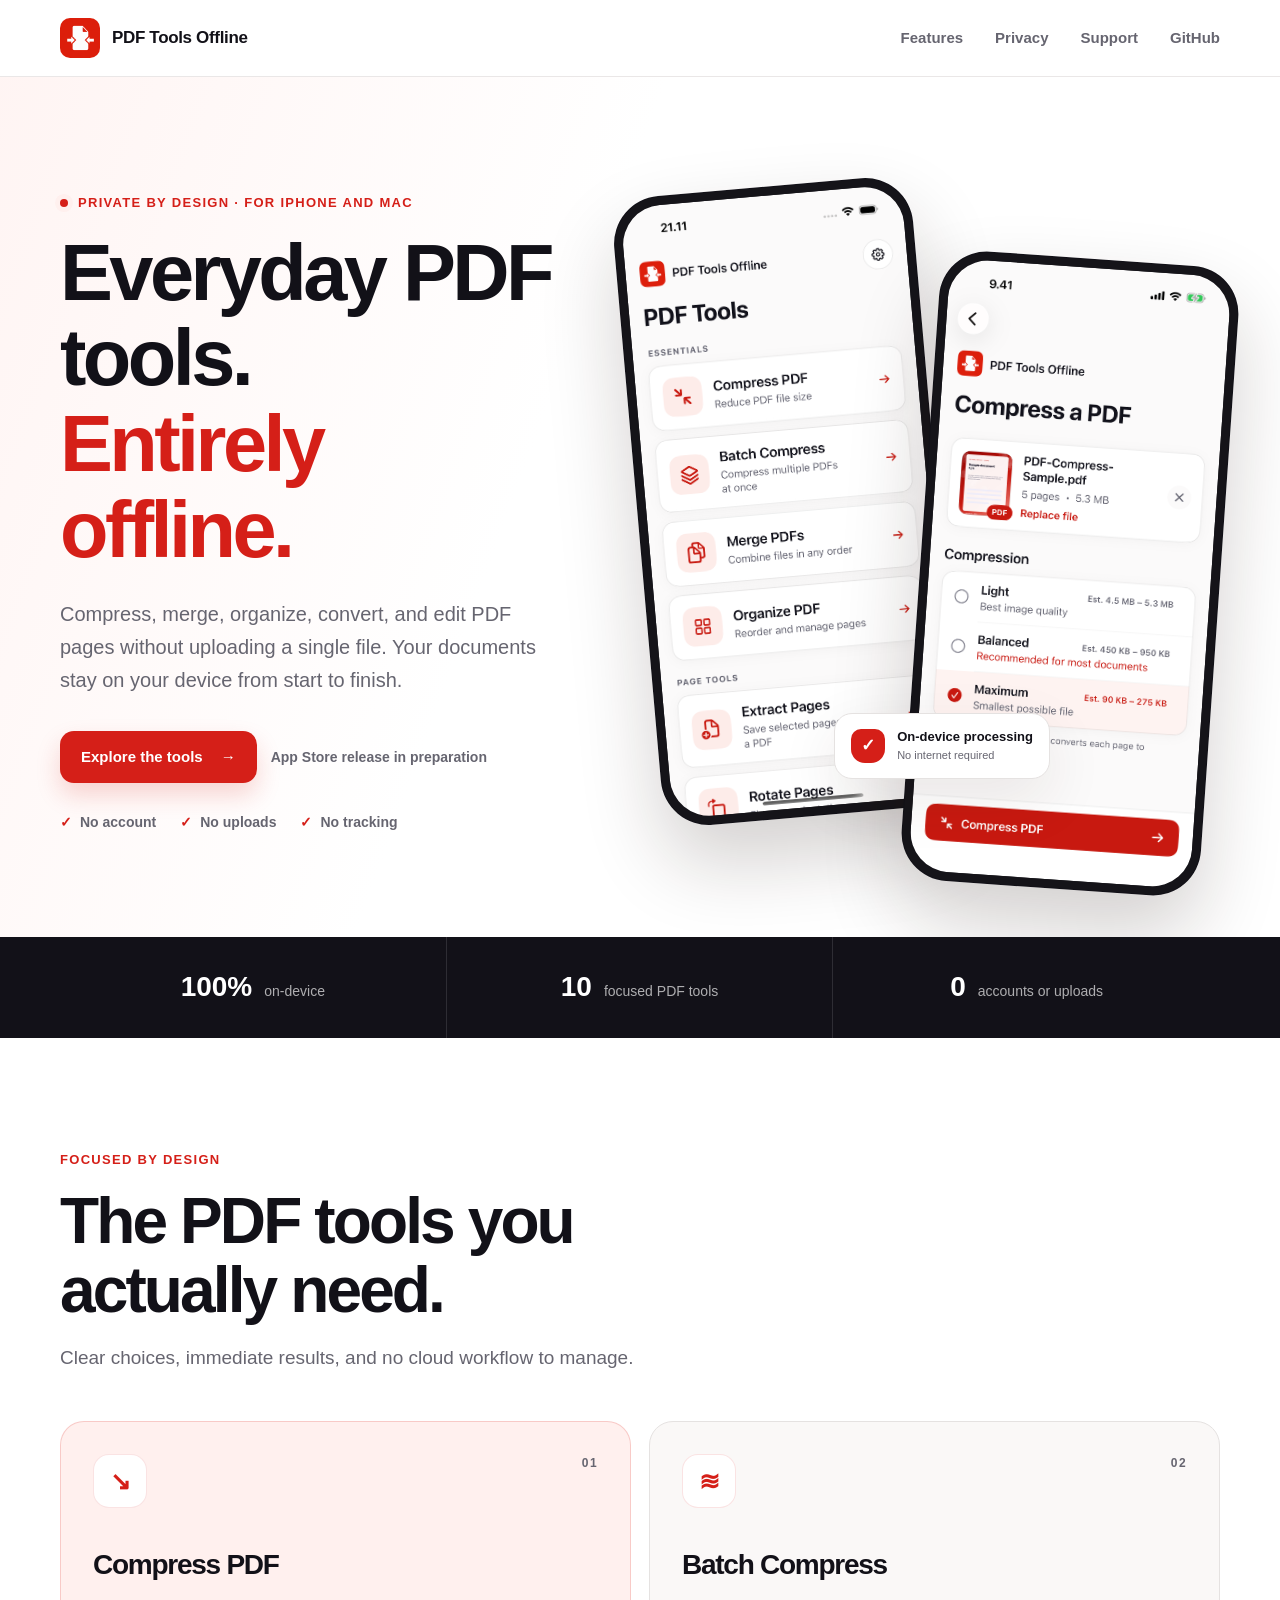
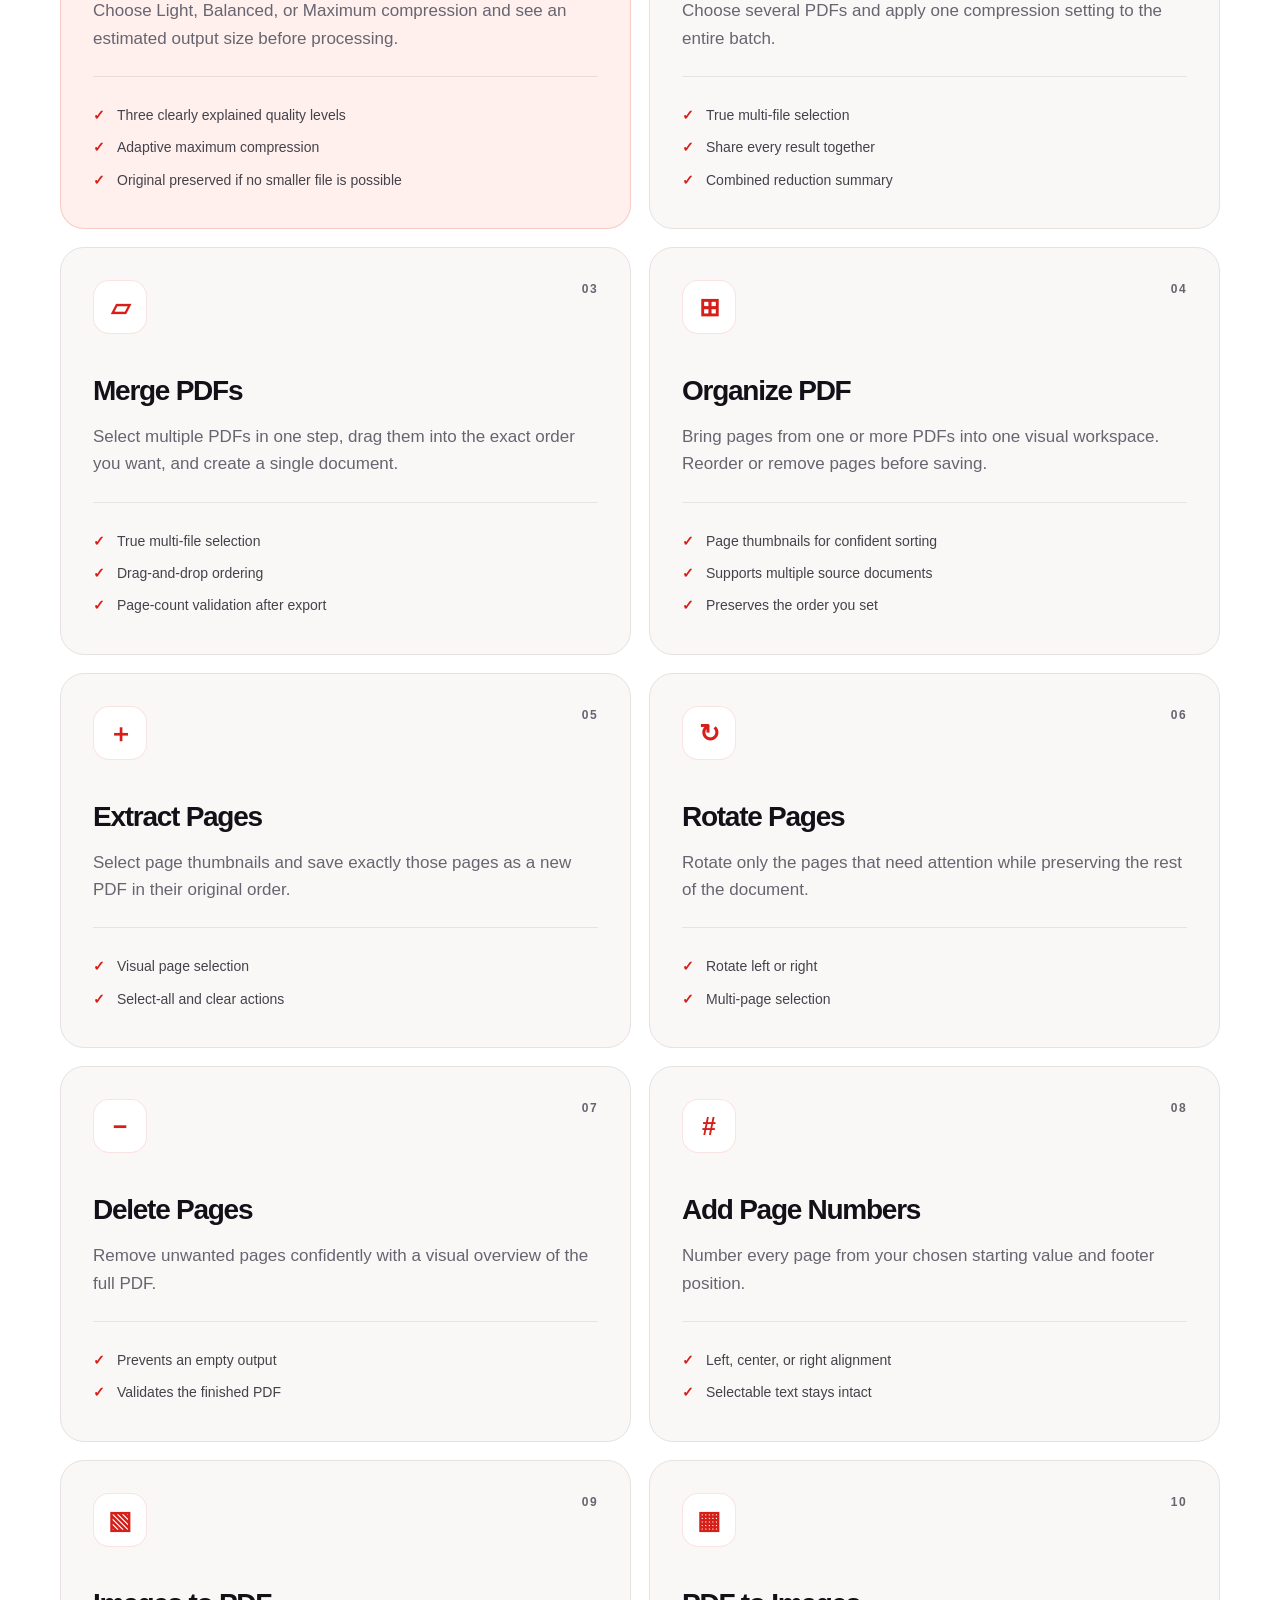
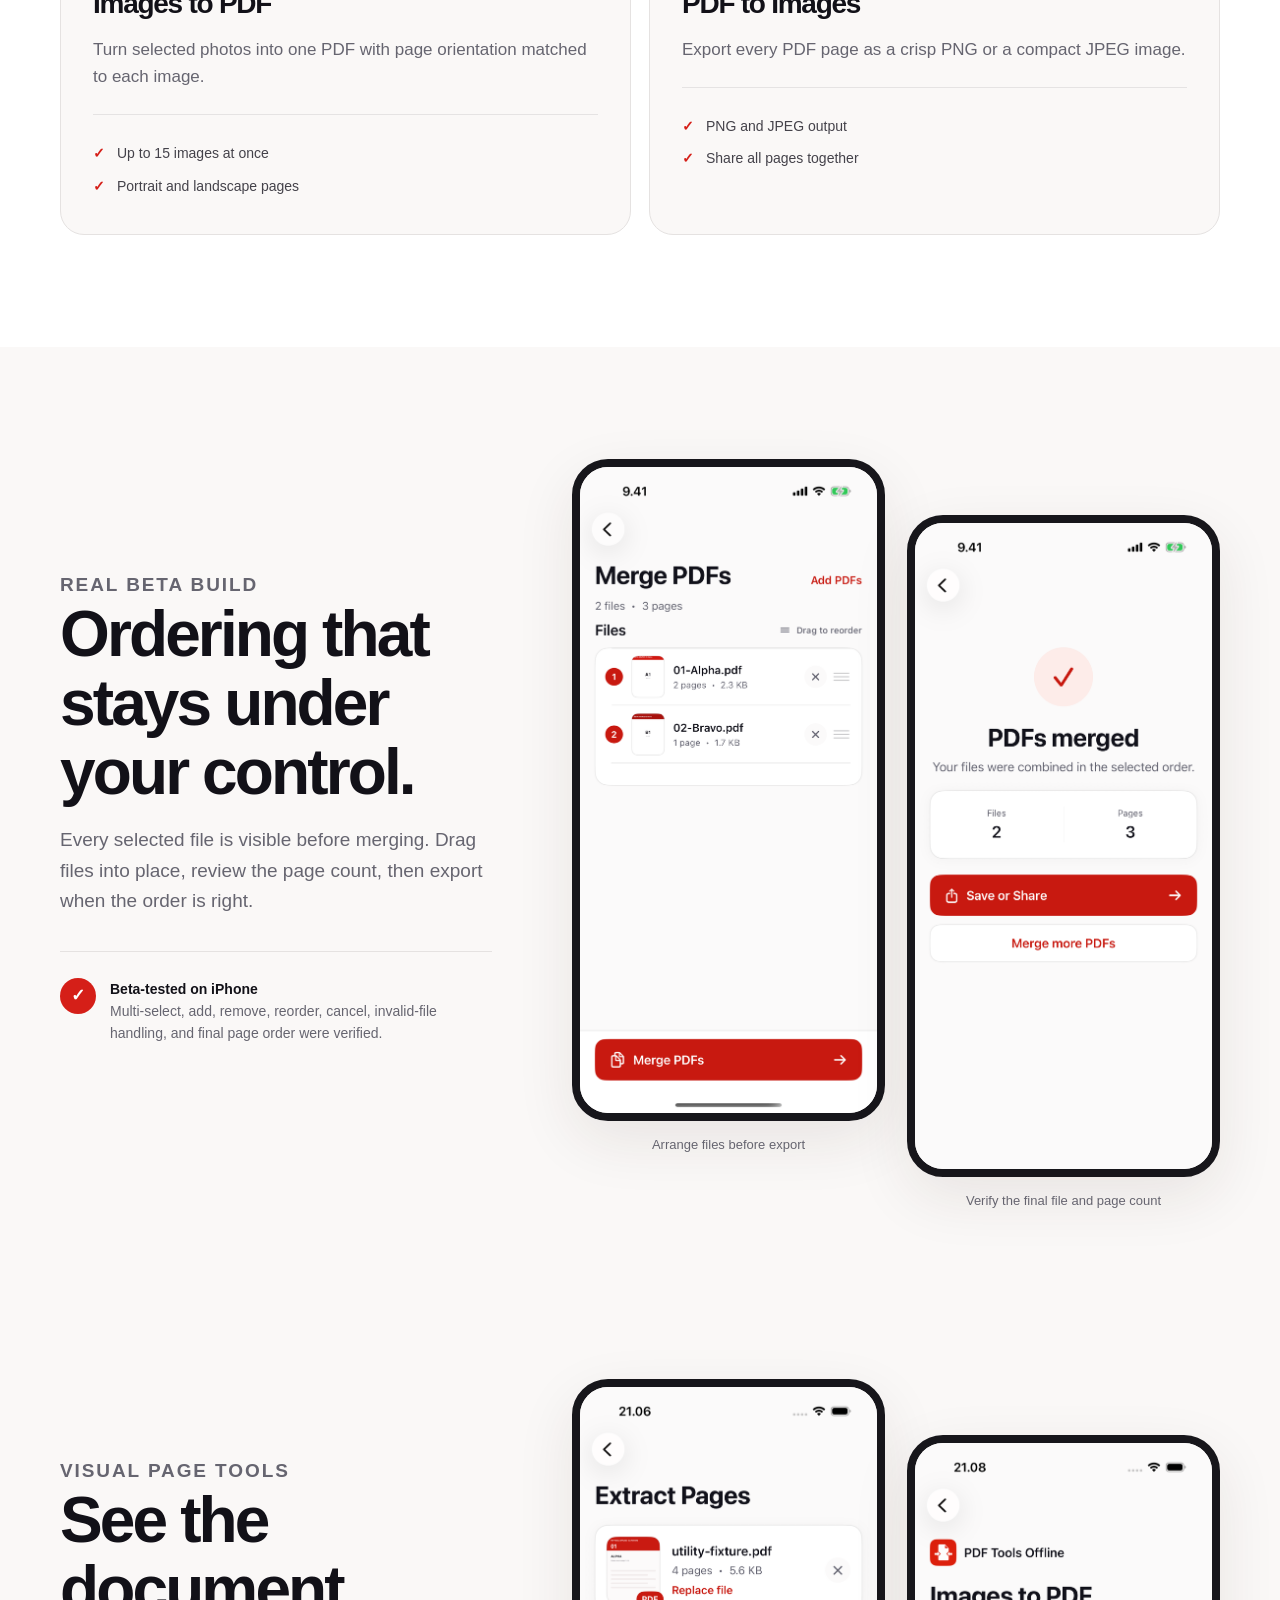
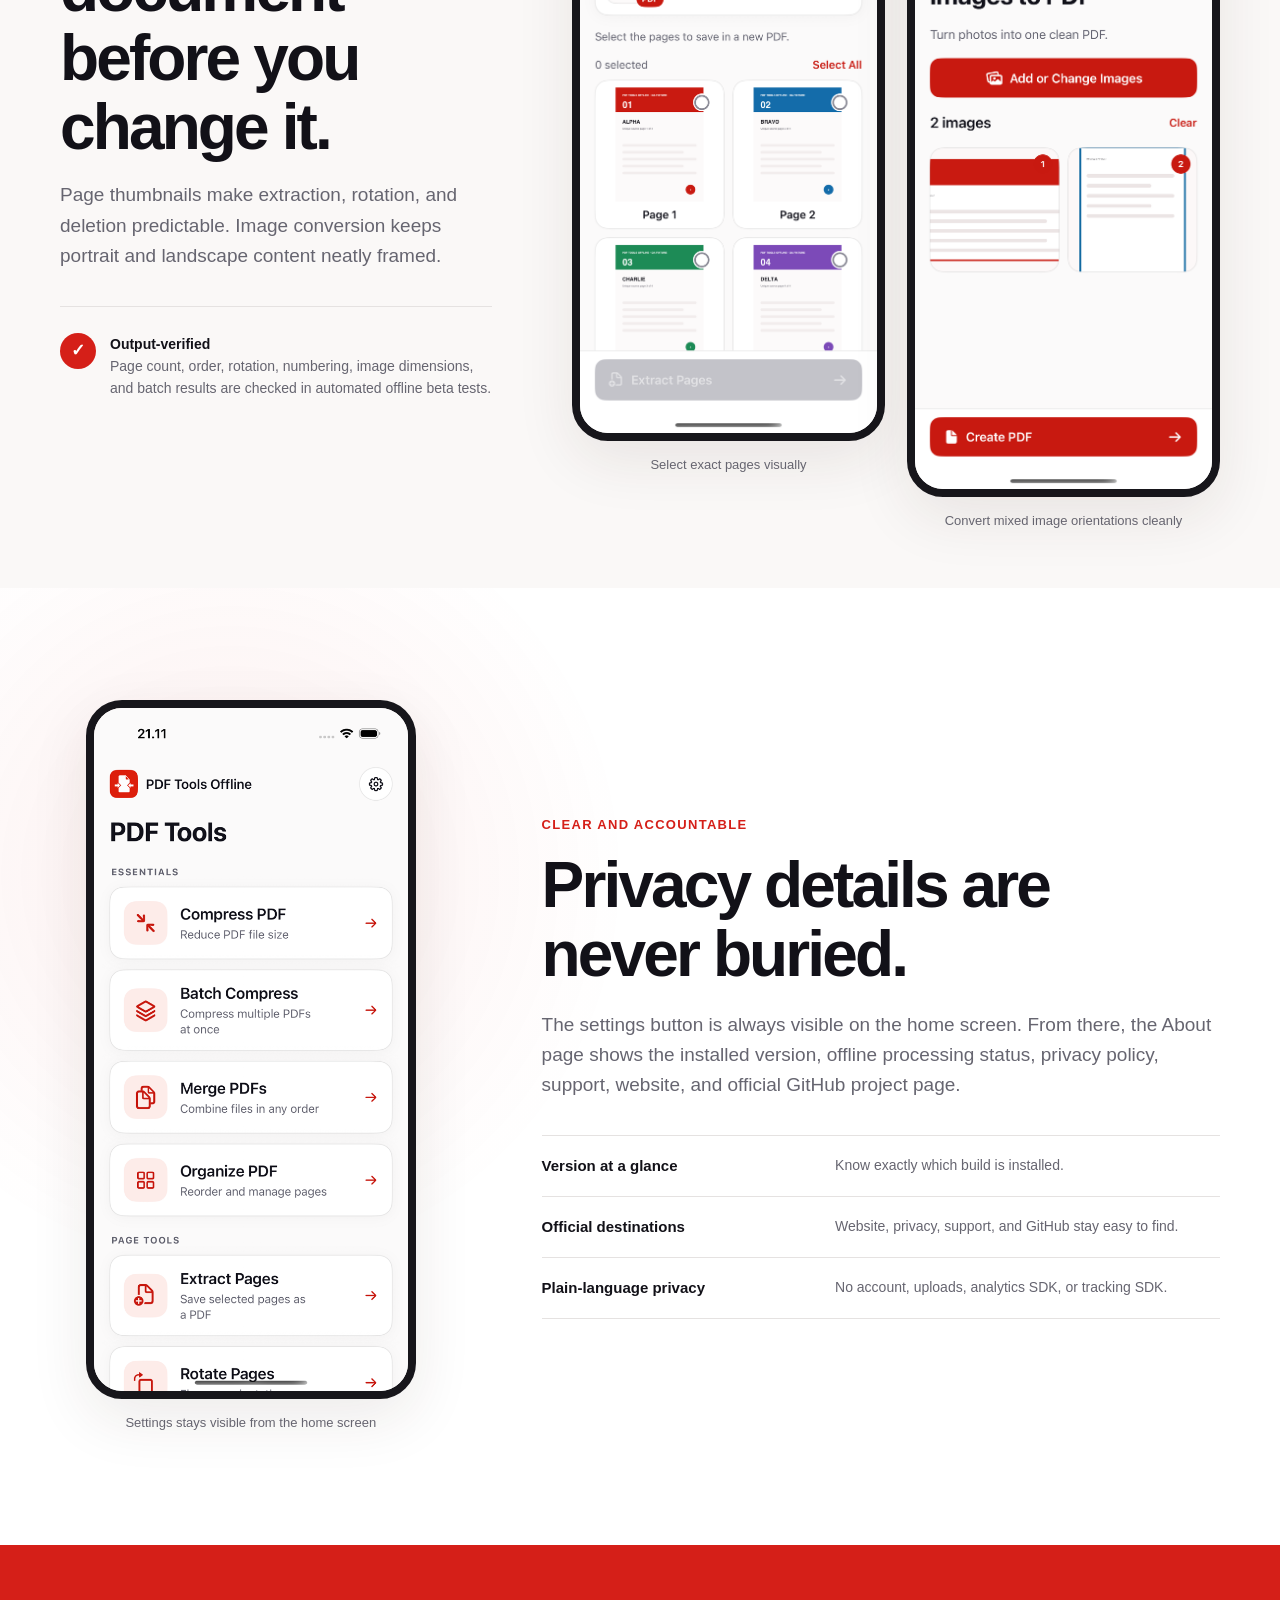
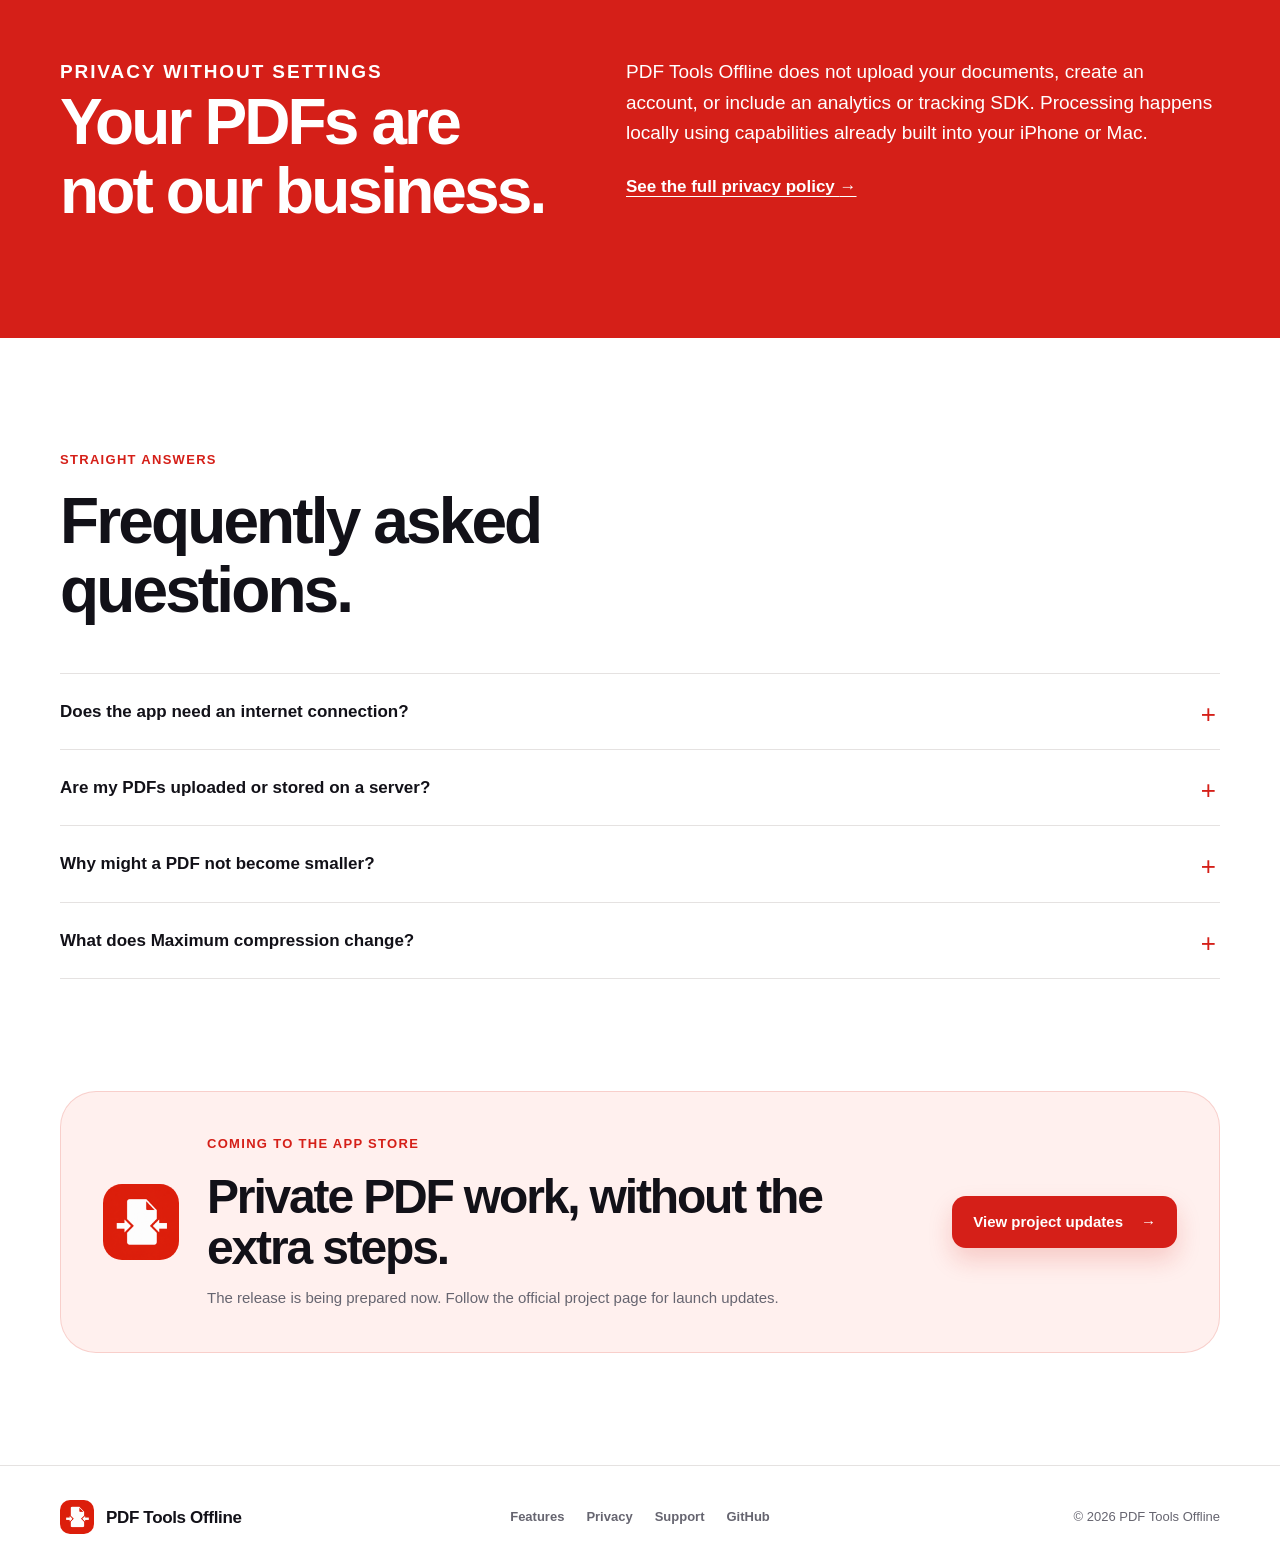
<file: docs/index.html>
<!doctype html>
<html lang="en">
<head>
  <meta charset="utf-8">
  <meta name="viewport" content="width=device-width, initial-scale=1, viewport-fit=cover">
  <meta name="color-scheme" content="light">
  <meta name="theme-color" content="#d51f18">
  <meta name="description" content="Ten private PDF tools for iPhone and Mac: compress, merge, organize, convert, extract, rotate, delete, and number pages. No uploads, accounts, or internet required.">
  <link rel="canonical" href="https://edman01.github.io/pdf-tools-offline/">
  <meta property="og:type" content="website">
  <meta property="og:url" content="https://edman01.github.io/pdf-tools-offline/">
  <meta property="og:title" content="PDF Tools Offline">
  <meta property="og:description" content="Ten private PDF tools for iPhone and Mac, built to work entirely offline.">
  <meta property="og:image" content="https://edman01.github.io/pdf-tools-offline/assets/og-v2.jpg">
  <meta property="og:image:width" content="1200">
  <meta property="og:image:height" content="627">
  <meta property="og:image:alt" content="PDF Tools Offline on iPhone with the message Private PDF tools for iPhone and Mac">
  <meta name="twitter:card" content="summary_large_image">
  <meta name="twitter:title" content="PDF Tools Offline">
  <meta name="twitter:description" content="Private PDF tools for iPhone and Mac.">
  <meta name="twitter:image" content="https://edman01.github.io/pdf-tools-offline/assets/og-v2.jpg">
  <title>PDF Tools Offline — Private PDF tools for iPhone and Mac</title>
  <link rel="icon" href="assets/app-icon-web.png">
  <link rel="apple-touch-icon" href="assets/app-icon-web.png">
  <link rel="stylesheet" href="styles.css">
  <script src="script.js" defer></script>
</head>
<body>
  <a class="skip-link" href="#main">Skip to content</a>

  <header class="site-header">
    <div class="shell header-inner">
      <a class="brand" href="index.html" aria-label="PDF Tools Offline home">
        <img src="assets/app-icon-web.png" width="40" height="40" alt="">
        <span>PDF Tools Offline</span>
      </a>
      <button class="menu-button" type="button" aria-expanded="false" aria-controls="site-nav">
        <span class="sr-only">Open navigation</span>
        <span></span><span></span><span></span>
      </button>
      <nav id="site-nav" class="site-nav" aria-label="Primary navigation">
        <a href="#features">Features</a>
        <a href="privacy.html">Privacy</a>
        <a href="support.html">Support</a>
        <a href="https://github.com/edman01/pdf-tools-offline">GitHub</a>
      </nav>
    </div>
  </header>

  <main id="main">
    <section class="hero">
      <div class="shell hero-grid">
        <div class="hero-copy">
          <p class="eyebrow"><span aria-hidden="true"></span> Private by design · For iPhone and Mac</p>
          <h1>Everyday PDF tools.<br><em>Entirely offline.</em></h1>
          <p class="hero-lead">Compress, merge, organize, convert, and edit PDF pages without uploading a single file. Your documents stay on your device from start to finish.</p>
          <div class="hero-actions">
            <a class="button button-primary" href="#features">Explore the tools <span aria-hidden="true">→</span></a>
            <span class="availability-label">App Store release in preparation</span>
          </div>
          <ul class="trust-list" aria-label="Product principles">
            <li>No account</li>
            <li>No uploads</li>
            <li>No tracking</li>
          </ul>
        </div>

        <div class="hero-visual" aria-label="PDF Tools Offline beta screenshots">
          <div class="phone phone-back">
            <img src="assets/beta-home-web.png" width="603" height="1311" alt="PDF Tools Offline home screen with ten private PDF tools" fetchpriority="high" decoding="async">
          </div>
          <div class="phone phone-front">
            <img src="assets/beta-compress-web.png" width="603" height="1311" alt="PDF compression level selection with estimated output sizes" loading="lazy" decoding="async">
          </div>
          <div class="privacy-chip">
            <span class="shield" aria-hidden="true">✓</span>
            <span><strong>On-device processing</strong><small>No internet required</small></span>
          </div>
        </div>
      </div>
    </section>

    <section class="proof-strip" aria-label="Core benefits">
      <div class="shell proof-grid">
        <div><strong>100%</strong><span>on-device</span></div>
        <div><strong>10</strong><span>focused PDF tools</span></div>
        <div><strong>0</strong><span>accounts or uploads</span></div>
      </div>
    </section>

    <section id="features" class="section">
      <div class="shell">
        <div class="section-heading">
          <p class="eyebrow">Focused by design</p>
          <h2>The PDF tools you actually need.</h2>
          <p>Clear choices, immediate results, and no cloud workflow to manage.</p>
        </div>

        <div class="feature-grid">
          <article class="feature-card feature-card-accent">
            <div class="feature-icon" aria-hidden="true">↘</div>
            <p class="feature-number">01</p>
            <h3>Compress PDF</h3>
            <p>Choose Light, Balanced, or Maximum compression and see an estimated output size before processing.</p>
            <ul>
              <li>Three clearly explained quality levels</li>
              <li>Adaptive maximum compression</li>
              <li>Original preserved if no smaller file is possible</li>
            </ul>
          </article>

          <article class="feature-card">
            <div class="feature-icon" aria-hidden="true">≋</div>
            <p class="feature-number">02</p>
            <h3>Batch Compress</h3>
            <p>Choose several PDFs and apply one compression setting to the entire batch.</p>
            <ul>
              <li>True multi-file selection</li>
              <li>Share every result together</li>
              <li>Combined reduction summary</li>
            </ul>
          </article>

          <article class="feature-card">
            <div class="feature-icon" aria-hidden="true">▱</div>
            <p class="feature-number">03</p>
            <h3>Merge PDFs</h3>
            <p>Select multiple PDFs in one step, drag them into the exact order you want, and create a single document.</p>
            <ul>
              <li>True multi-file selection</li>
              <li>Drag-and-drop ordering</li>
              <li>Page-count validation after export</li>
            </ul>
          </article>

          <article class="feature-card">
            <div class="feature-icon" aria-hidden="true">⊞</div>
            <p class="feature-number">04</p>
            <h3>Organize PDF</h3>
            <p>Bring pages from one or more PDFs into one visual workspace. Reorder or remove pages before saving.</p>
            <ul>
              <li>Page thumbnails for confident sorting</li>
              <li>Supports multiple source documents</li>
              <li>Preserves the order you set</li>
            </ul>
          </article>

          <article class="feature-card">
            <div class="feature-icon" aria-hidden="true">＋</div>
            <p class="feature-number">05</p>
            <h3>Extract Pages</h3>
            <p>Select page thumbnails and save exactly those pages as a new PDF in their original order.</p>
            <ul>
              <li>Visual page selection</li>
              <li>Select-all and clear actions</li>
            </ul>
          </article>

          <article class="feature-card">
            <div class="feature-icon" aria-hidden="true">↻</div>
            <p class="feature-number">06</p>
            <h3>Rotate Pages</h3>
            <p>Rotate only the pages that need attention while preserving the rest of the document.</p>
            <ul>
              <li>Rotate left or right</li>
              <li>Multi-page selection</li>
            </ul>
          </article>

          <article class="feature-card">
            <div class="feature-icon" aria-hidden="true">−</div>
            <p class="feature-number">07</p>
            <h3>Delete Pages</h3>
            <p>Remove unwanted pages confidently with a visual overview of the full PDF.</p>
            <ul>
              <li>Prevents an empty output</li>
              <li>Validates the finished PDF</li>
            </ul>
          </article>

          <article class="feature-card">
            <div class="feature-icon" aria-hidden="true">#</div>
            <p class="feature-number">08</p>
            <h3>Add Page Numbers</h3>
            <p>Number every page from your chosen starting value and footer position.</p>
            <ul>
              <li>Left, center, or right alignment</li>
              <li>Selectable text stays intact</li>
            </ul>
          </article>

          <article class="feature-card">
            <div class="feature-icon" aria-hidden="true">▧</div>
            <p class="feature-number">09</p>
            <h3>Images to PDF</h3>
            <p>Turn selected photos into one PDF with page orientation matched to each image.</p>
            <ul>
              <li>Up to 15 images at once</li>
              <li>Portrait and landscape pages</li>
            </ul>
          </article>

          <article class="feature-card">
            <div class="feature-icon" aria-hidden="true">▦</div>
            <p class="feature-number">10</p>
            <h3>PDF to Images</h3>
            <p>Export every PDF page as a crisp PNG or a compact JPEG image.</p>
            <ul>
              <li>PNG and JPEG output</li>
              <li>Share all pages together</li>
            </ul>
          </article>
        </div>
      </div>
    </section>

    <section id="showcase" class="section showcase">
      <div class="shell showcase-grid">
        <div class="showcase-copy">
          <p class="eyebrow">Real beta build</p>
          <h2>Ordering that stays under your control.</h2>
          <p>Every selected file is visible before merging. Drag files into place, review the page count, then export when the order is right.</p>
          <div class="tested-note">
            <span aria-hidden="true">✓</span>
            <p><strong>Beta-tested on iPhone</strong><br>Multi-select, add, remove, reorder, cancel, invalid-file handling, and final page order were verified.</p>
          </div>
        </div>
        <div class="screenshot-pair">
          <figure class="screenshot-card">
            <img src="assets/beta-merge-order-web.png" width="603" height="1311" alt="Merge screen showing two PDFs in drag-and-drop order" loading="lazy" decoding="async">
            <figcaption>Arrange files before export</figcaption>
          </figure>
          <figure class="screenshot-card screenshot-card-offset">
            <img src="assets/beta-merge-result-web.png" width="603" height="1311" alt="Successful merge result with two files and three pages" loading="lazy" decoding="async">
            <figcaption>Verify the final file and page count</figcaption>
          </figure>
        </div>
      </div>
    </section>

    <section class="section showcase">
      <div class="shell showcase-grid">
        <div class="showcase-copy">
          <p class="eyebrow">Visual page tools</p>
          <h2>See the document before you change it.</h2>
          <p>Page thumbnails make extraction, rotation, and deletion predictable. Image conversion keeps portrait and landscape content neatly framed.</p>
          <div class="tested-note">
            <span aria-hidden="true">✓</span>
            <p><strong>Output-verified</strong><br>Page count, order, rotation, numbering, image dimensions, and batch results are checked in automated offline beta tests.</p>
          </div>
        </div>
        <div class="screenshot-pair">
          <figure class="screenshot-card">
            <img src="assets/beta-extract-pages-web.png" width="603" height="1311" alt="Extract Pages screen with four selectable PDF page thumbnails" loading="lazy" decoding="async">
            <figcaption>Select exact pages visually</figcaption>
          </figure>
          <figure class="screenshot-card screenshot-card-offset">
            <img src="assets/beta-images-to-pdf-web.png" width="603" height="1311" alt="Images to PDF screen with landscape and portrait images" loading="lazy" decoding="async">
            <figcaption>Convert mixed image orientations cleanly</figcaption>
          </figure>
        </div>
      </div>
    </section>

    <section class="section settings-promo">
      <div class="shell settings-promo-grid">
        <figure class="screenshot-card settings-screenshot">
          <img src="assets/beta-home-web.png" width="603" height="1311" alt="PDF Tools Offline home screen with a clearly visible Settings button" loading="lazy" decoding="async">
          <figcaption>Settings stays visible from the home screen</figcaption>
        </figure>
        <div class="settings-promo-copy">
          <p class="eyebrow">Clear and accountable</p>
          <h2>Privacy details are never buried.</h2>
          <p>The settings button is always visible on the home screen. From there, the About page shows the installed version, offline processing status, privacy policy, support, website, and official GitHub project page.</p>
          <ul class="settings-points">
            <li><strong>Version at a glance</strong><span>Know exactly which build is installed.</span></li>
            <li><strong>Official destinations</strong><span>Website, privacy, support, and GitHub stay easy to find.</span></li>
            <li><strong>Plain-language privacy</strong><span>No account, uploads, analytics SDK, or tracking SDK.</span></li>
          </ul>
        </div>
      </div>
    </section>

    <section class="section privacy-section">
      <div class="shell privacy-grid">
        <div>
          <p class="eyebrow eyebrow-light">Privacy without settings</p>
          <h2>Your PDFs are not our business.</h2>
        </div>
        <div>
          <p>PDF Tools Offline does not upload your documents, create an account, or include an analytics or tracking SDK. Processing happens locally using capabilities already built into your iPhone or Mac.</p>
          <a class="text-link text-link-light" href="privacy.html">See the full privacy policy <span aria-hidden="true">→</span></a>
        </div>
      </div>
    </section>

    <section class="section">
      <div class="shell">
        <div class="section-heading">
          <p class="eyebrow">Straight answers</p>
          <h2>Frequently asked questions.</h2>
        </div>
        <div class="faq-list">
          <details>
            <summary>Does the app need an internet connection?</summary>
            <p>No. Compression, merging, page editing, image conversion, and output validation run entirely on the device.</p>
          </details>
          <details>
            <summary>Are my PDFs uploaded or stored on a server?</summary>
            <p>No. The app imports a working copy into its local sandbox and never uploads it. You decide where the finished PDF goes when you save or share it.</p>
          </details>
          <details>
            <summary>Why might a PDF not become smaller?</summary>
            <p>Some PDFs are already highly optimized. When a smaller valid result cannot be produced, the app preserves the original instead of creating a larger file.</p>
          </details>
          <details>
            <summary>What does Maximum compression change?</summary>
            <p>Maximum compression renders each page as a smaller image. This can greatly reduce size, but selectable text and vector detail may be lost.</p>
          </details>
        </div>
      </div>
    </section>

    <section class="cta-section">
      <div class="shell cta-card">
        <img src="assets/app-icon-web.png" width="76" height="76" alt="">
        <div>
          <p class="eyebrow">Coming to the App Store</p>
          <h2>Private PDF work, without the extra steps.</h2>
          <p class="cta-copy">The release is being prepared now. Follow the official project page for launch updates.</p>
        </div>
        <a class="button button-primary" href="https://github.com/edman01/pdf-tools-offline">View project updates <span aria-hidden="true">→</span></a>
      </div>
    </section>
  </main>

  <footer class="site-footer">
    <div class="shell footer-grid">
      <a class="brand footer-brand" href="index.html">
        <img src="assets/app-icon-web.png" width="34" height="34" alt="">
        <span>PDF Tools Offline</span>
      </a>
      <nav aria-label="Footer navigation">
        <a href="index.html#features">Features</a>
        <a href="privacy.html">Privacy</a>
        <a href="support.html">Support</a>
        <a href="https://github.com/edman01/pdf-tools-offline">GitHub</a>
      </nav>
      <p>© <span data-current-year>2026</span> PDF Tools Offline</p>
    </div>
  </footer>
</body>
</html>
</file>
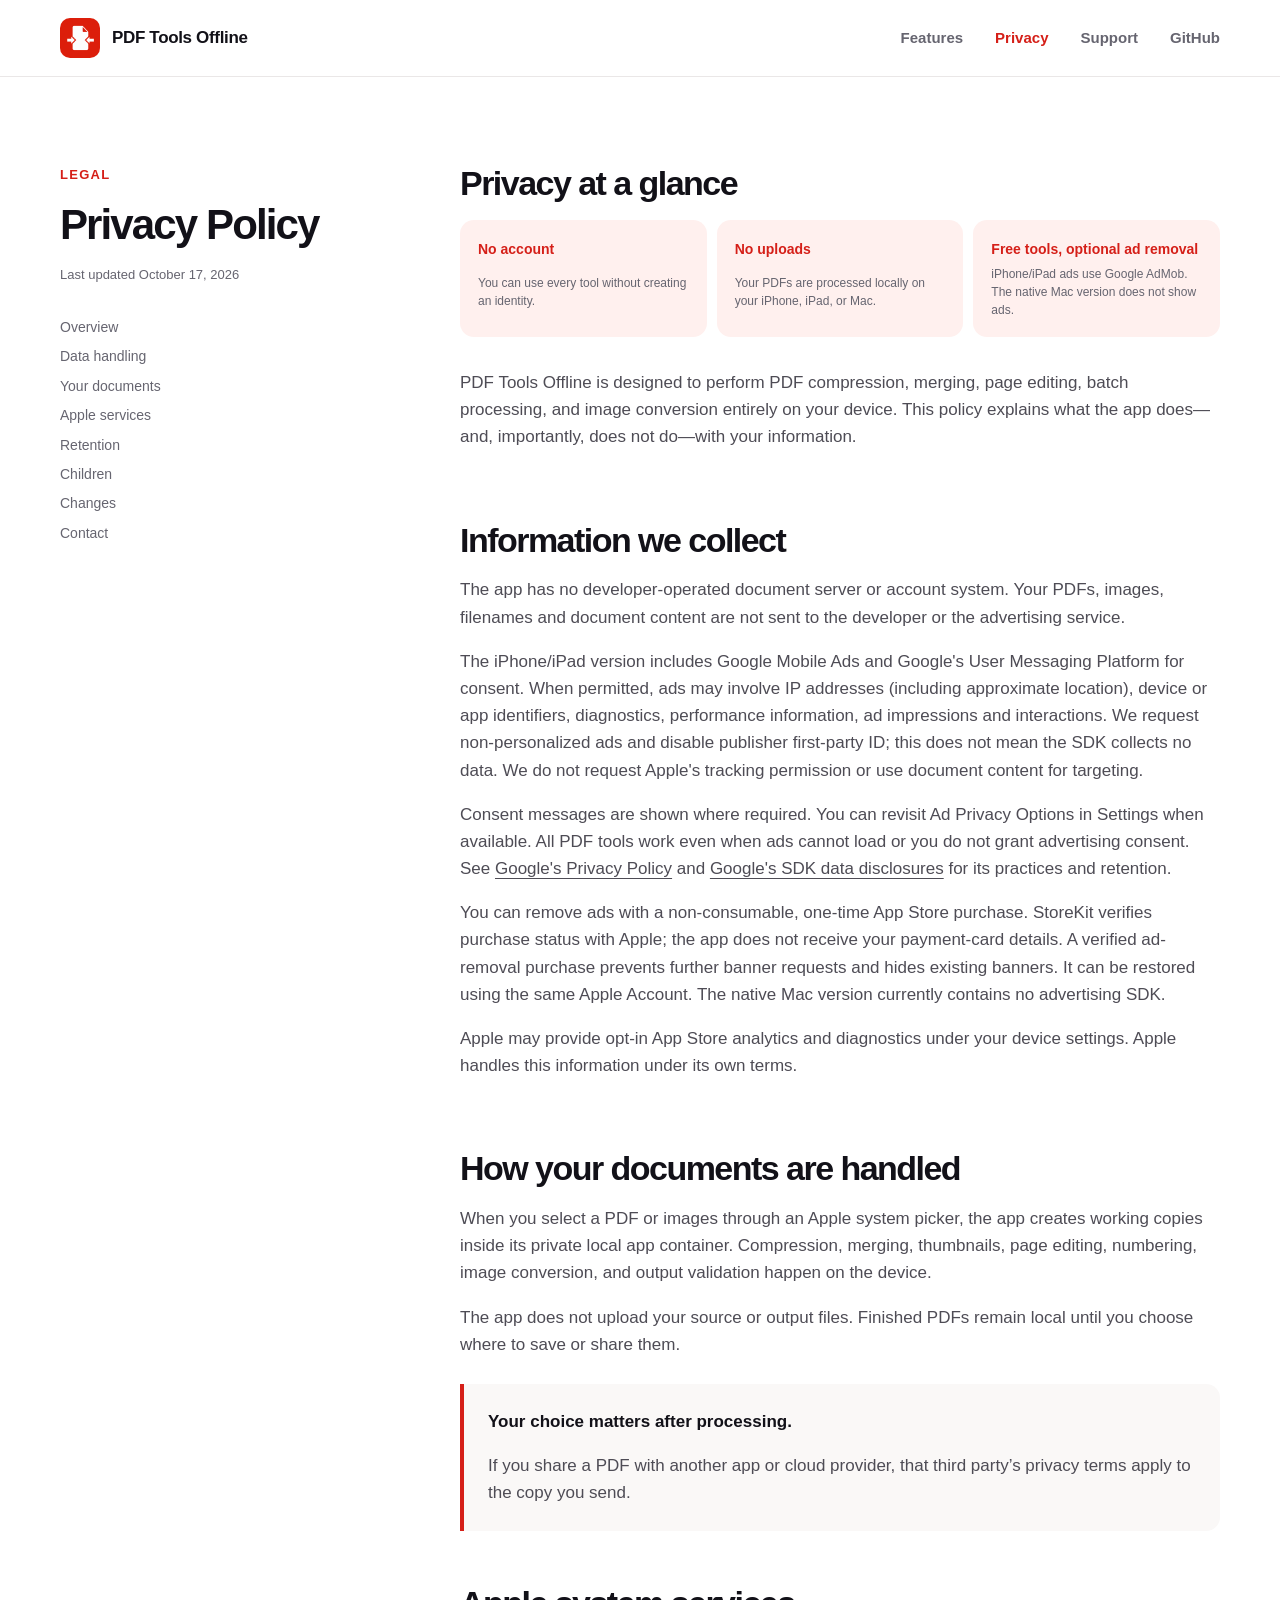
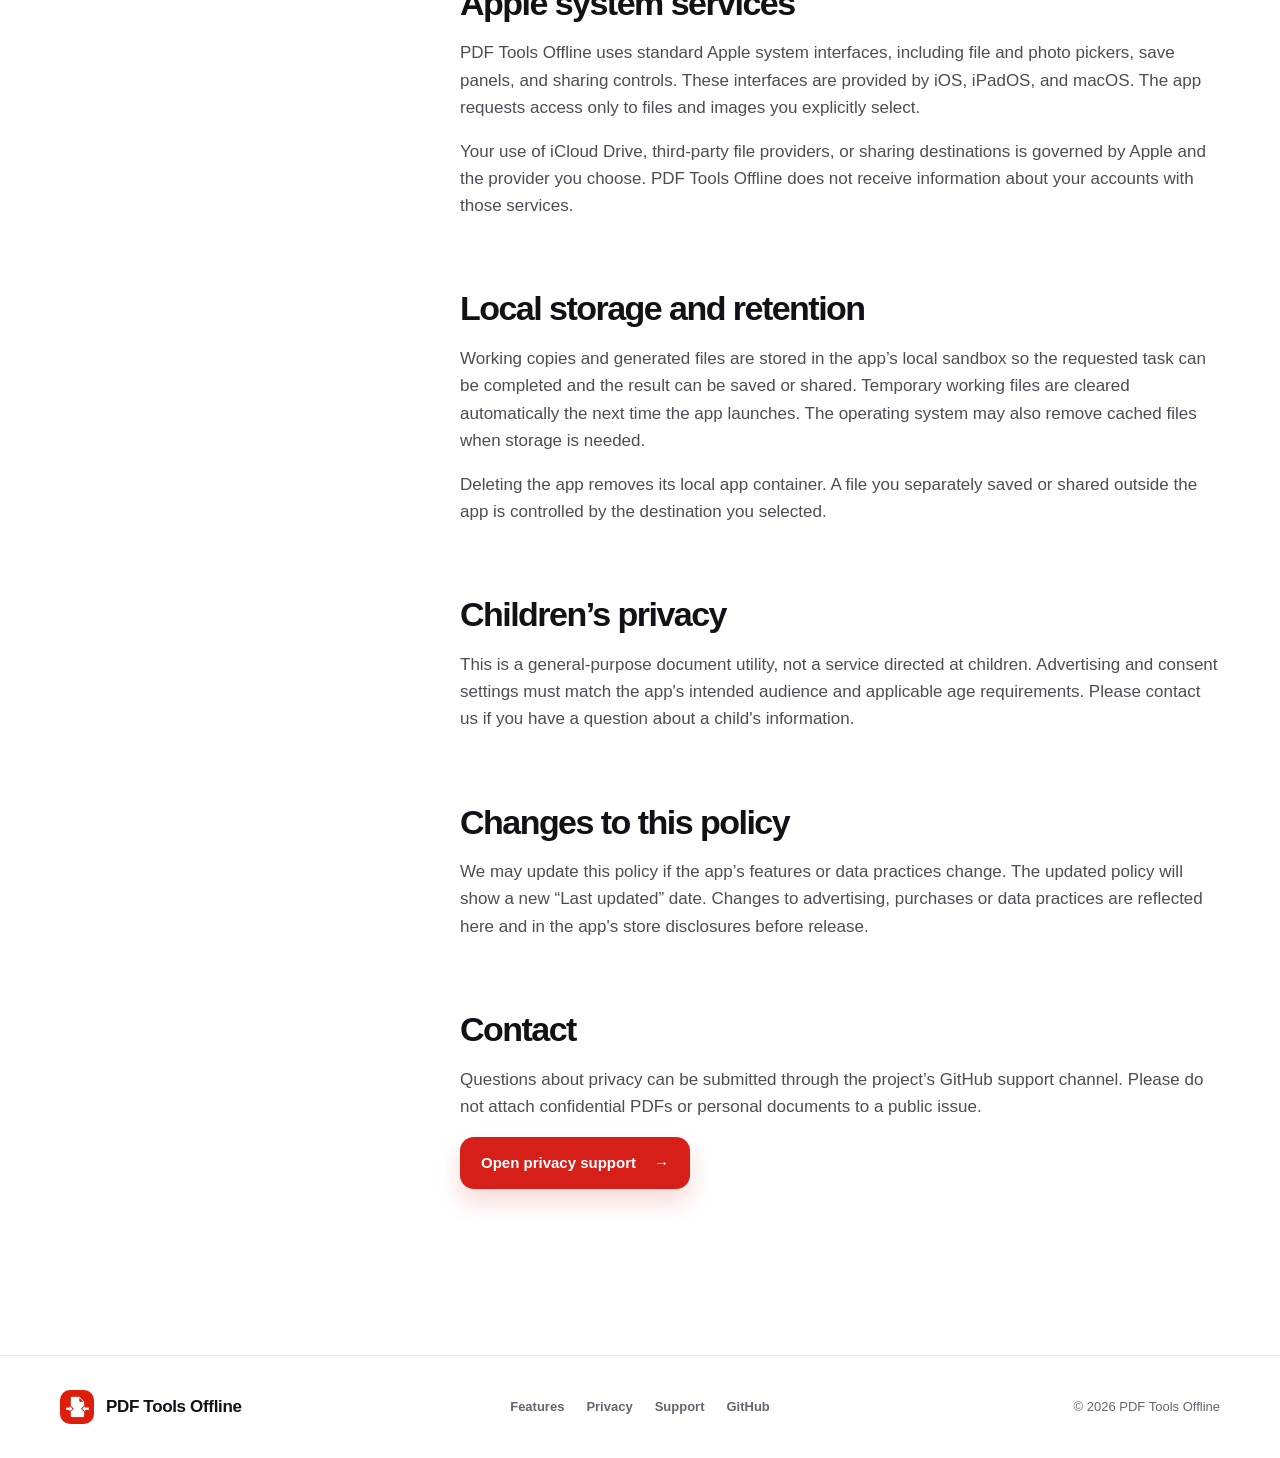
<file: docs/privacy.html>
<!doctype html>
<html lang="en">
<head>
  <meta charset="utf-8">
  <meta name="viewport" content="width=device-width, initial-scale=1, viewport-fit=cover">
  <meta name="color-scheme" content="light">
  <meta name="theme-color" content="#d51f18">
  <meta name="description" content="Privacy Policy for PDF Tools Offline. PDF processing happens locally on your iPhone, iPad, or Mac, with no document uploads or account. Optional iPhone/iPad ads use Google AdMob.">
  <link rel="canonical" href="https://edman01.github.io/pdf-tools-offline/privacy.html">
  <title>Privacy Policy — PDF Tools Offline</title>
  <link rel="icon" href="assets/app-icon-web.png">
  <link rel="apple-touch-icon" href="assets/app-icon-web.png">
  <link rel="stylesheet" href="styles.css">
  <script src="script.js" defer></script>
</head>
<body>
  <a class="skip-link" href="#main">Skip to content</a>
  <header class="site-header">
    <div class="shell header-inner">
      <a class="brand" href="index.html" aria-label="PDF Tools Offline home">
        <img src="assets/app-icon-web.png" width="40" height="40" alt="">
        <span>PDF Tools Offline</span>
      </a>
      <button class="menu-button" type="button" aria-expanded="false" aria-controls="site-nav">
        <span class="sr-only">Open navigation</span>
        <span></span><span></span><span></span>
      </button>
      <nav id="site-nav" class="site-nav" aria-label="Primary navigation">
        <a href="index.html#features">Features</a>
        <a href="privacy.html" aria-current="page">Privacy</a>
        <a href="support.html">Support</a>
        <a href="https://github.com/edman01/pdf-tools-offline">GitHub</a>
      </nav>
    </div>
  </header>

  <main id="main" class="legal-main">
    <div class="shell legal-layout">
      <aside class="legal-aside">
        <p class="eyebrow">Legal</p>
        <h1>Privacy Policy</h1>
        <p>Last updated October 17, 2026</p>
        <nav aria-label="Privacy policy sections">
          <a href="#overview">Overview</a>
          <a href="#data">Data handling</a>
          <a href="#files">Your documents</a>
          <a href="#services">Apple services</a>
          <a href="#retention">Retention</a>
          <a href="#children">Children</a>
          <a href="#changes">Changes</a>
          <a href="#contact">Contact</a>
        </nav>
      </aside>

      <article class="legal-content">
        <section id="overview">
          <h2>Privacy at a glance</h2>
          <div class="privacy-summary">
            <p><strong>No account</strong><span>You can use every tool without creating an identity.</span></p>
            <p><strong>No uploads</strong><span>Your PDFs are processed locally on your iPhone, iPad, or Mac.</span></p>
            <p><strong>Free tools, optional ad removal</strong><span>iPhone/iPad ads use Google AdMob. The native Mac version does not show ads.</span></p>
          </div>
          <p>PDF Tools Offline is designed to perform PDF compression, merging, page editing, batch processing, and image conversion entirely on your device. This policy explains what the app does—and, importantly, does not do—with your information.</p>
        </section>

        <section id="data">
          <h2>Information we collect</h2>
          <p>The app has no developer-operated document server or account system. Your PDFs, images, filenames and document content are not sent to the developer or the advertising service.</p>
          <p>The iPhone/iPad version includes Google Mobile Ads and Google's User Messaging Platform for consent. When permitted, ads may involve IP addresses (including approximate location), device or app identifiers, diagnostics, performance information, ad impressions and interactions. We request non-personalized ads and disable publisher first-party ID; this does not mean the SDK collects no data. We do not request Apple's tracking permission or use document content for targeting.</p>
          <p>Consent messages are shown where required. You can revisit Ad Privacy Options in Settings when available. All PDF tools work even when ads cannot load or you do not grant advertising consent. See <a href="https://policies.google.com/privacy">Google's Privacy Policy</a> and <a href="https://developers.google.com/admob/ios/privacy/data-disclosure">Google's SDK data disclosures</a> for its practices and retention.</p>
          <p>You can remove ads with a non-consumable, one-time App Store purchase. StoreKit verifies purchase status with Apple; the app does not receive your payment-card details. A verified ad-removal purchase prevents further banner requests and hides existing banners. It can be restored using the same Apple Account. The native Mac version currently contains no advertising SDK.</p>
          <p>Apple may provide opt-in App Store analytics and diagnostics under your device settings. Apple handles this information under its own terms.</p>
        </section>

        <section id="files">
          <h2>How your documents are handled</h2>
          <p>When you select a PDF or images through an Apple system picker, the app creates working copies inside its private local app container. Compression, merging, thumbnails, page editing, numbering, image conversion, and output validation happen on the device.</p>
          <p>The app does not upload your source or output files. Finished PDFs remain local until you choose where to save or share them.</p>
          <div class="legal-callout">
            <strong>Your choice matters after processing.</strong>
            <p>If you share a PDF with another app or cloud provider, that third party’s privacy terms apply to the copy you send.</p>
          </div>
        </section>

        <section id="services">
          <h2>Apple system services</h2>
          <p>PDF Tools Offline uses standard Apple system interfaces, including file and photo pickers, save panels, and sharing controls. These interfaces are provided by iOS, iPadOS, and macOS. The app requests access only to files and images you explicitly select.</p>
          <p>Your use of iCloud Drive, third-party file providers, or sharing destinations is governed by Apple and the provider you choose. PDF Tools Offline does not receive information about your accounts with those services.</p>
        </section>

        <section id="retention">
          <h2>Local storage and retention</h2>
          <p>Working copies and generated files are stored in the app’s local sandbox so the requested task can be completed and the result can be saved or shared. Temporary working files are cleared automatically the next time the app launches. The operating system may also remove cached files when storage is needed.</p>
          <p>Deleting the app removes its local app container. A file you separately saved or shared outside the app is controlled by the destination you selected.</p>
        </section>

        <section id="children">
          <h2>Children’s privacy</h2>
          <p>This is a general-purpose document utility, not a service directed at children. Advertising and consent settings must match the app's intended audience and applicable age requirements. Please contact us if you have a question about a child's information.</p>
        </section>

        <section id="changes">
          <h2>Changes to this policy</h2>
          <p>We may update this policy if the app’s features or data practices change. The updated policy will show a new “Last updated” date. Changes to advertising, purchases or data practices are reflected here and in the app's store disclosures before release.</p>
        </section>

        <section id="contact">
          <h2>Contact</h2>
          <p>Questions about privacy can be submitted through the project’s GitHub support channel. Please do not attach confidential PDFs or personal documents to a public issue.</p>
          <a class="button button-primary" href="https://github.com/edman01/pdf-tools-offline/issues/new?title=Privacy%20question%3A%20&amp;labels=support">Open privacy support <span aria-hidden="true">→</span></a>
        </section>
      </article>
    </div>
  </main>

  <footer class="site-footer">
    <div class="shell footer-grid">
      <a class="brand footer-brand" href="index.html">
        <img src="assets/app-icon-web.png" width="34" height="34" alt="">
        <span>PDF Tools Offline</span>
      </a>
      <nav aria-label="Footer navigation">
        <a href="index.html#features">Features</a>
        <a href="privacy.html">Privacy</a>
        <a href="support.html">Support</a>
        <a href="https://github.com/edman01/pdf-tools-offline">GitHub</a>
      </nav>
      <p>© <span data-current-year>2026</span> PDF Tools Offline</p>
    </div>
  </footer>
</body>
</html>
</file>
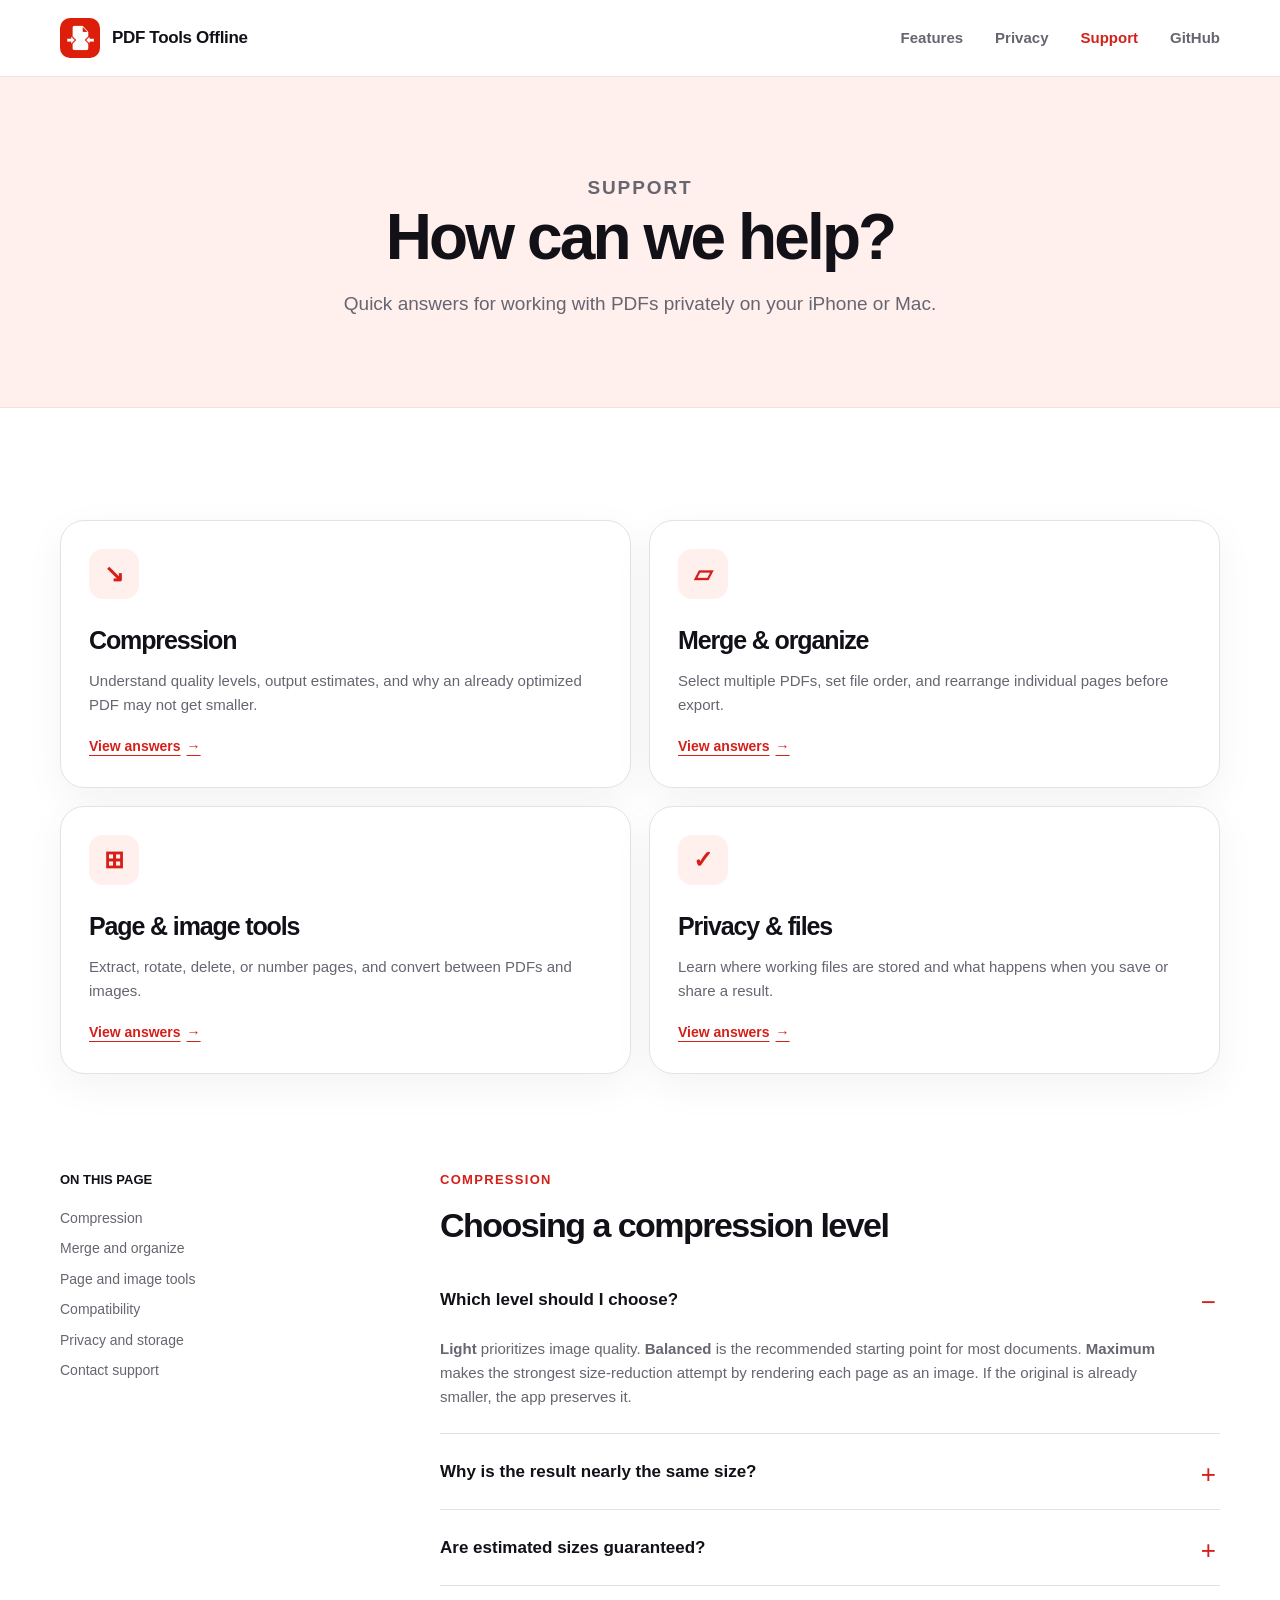
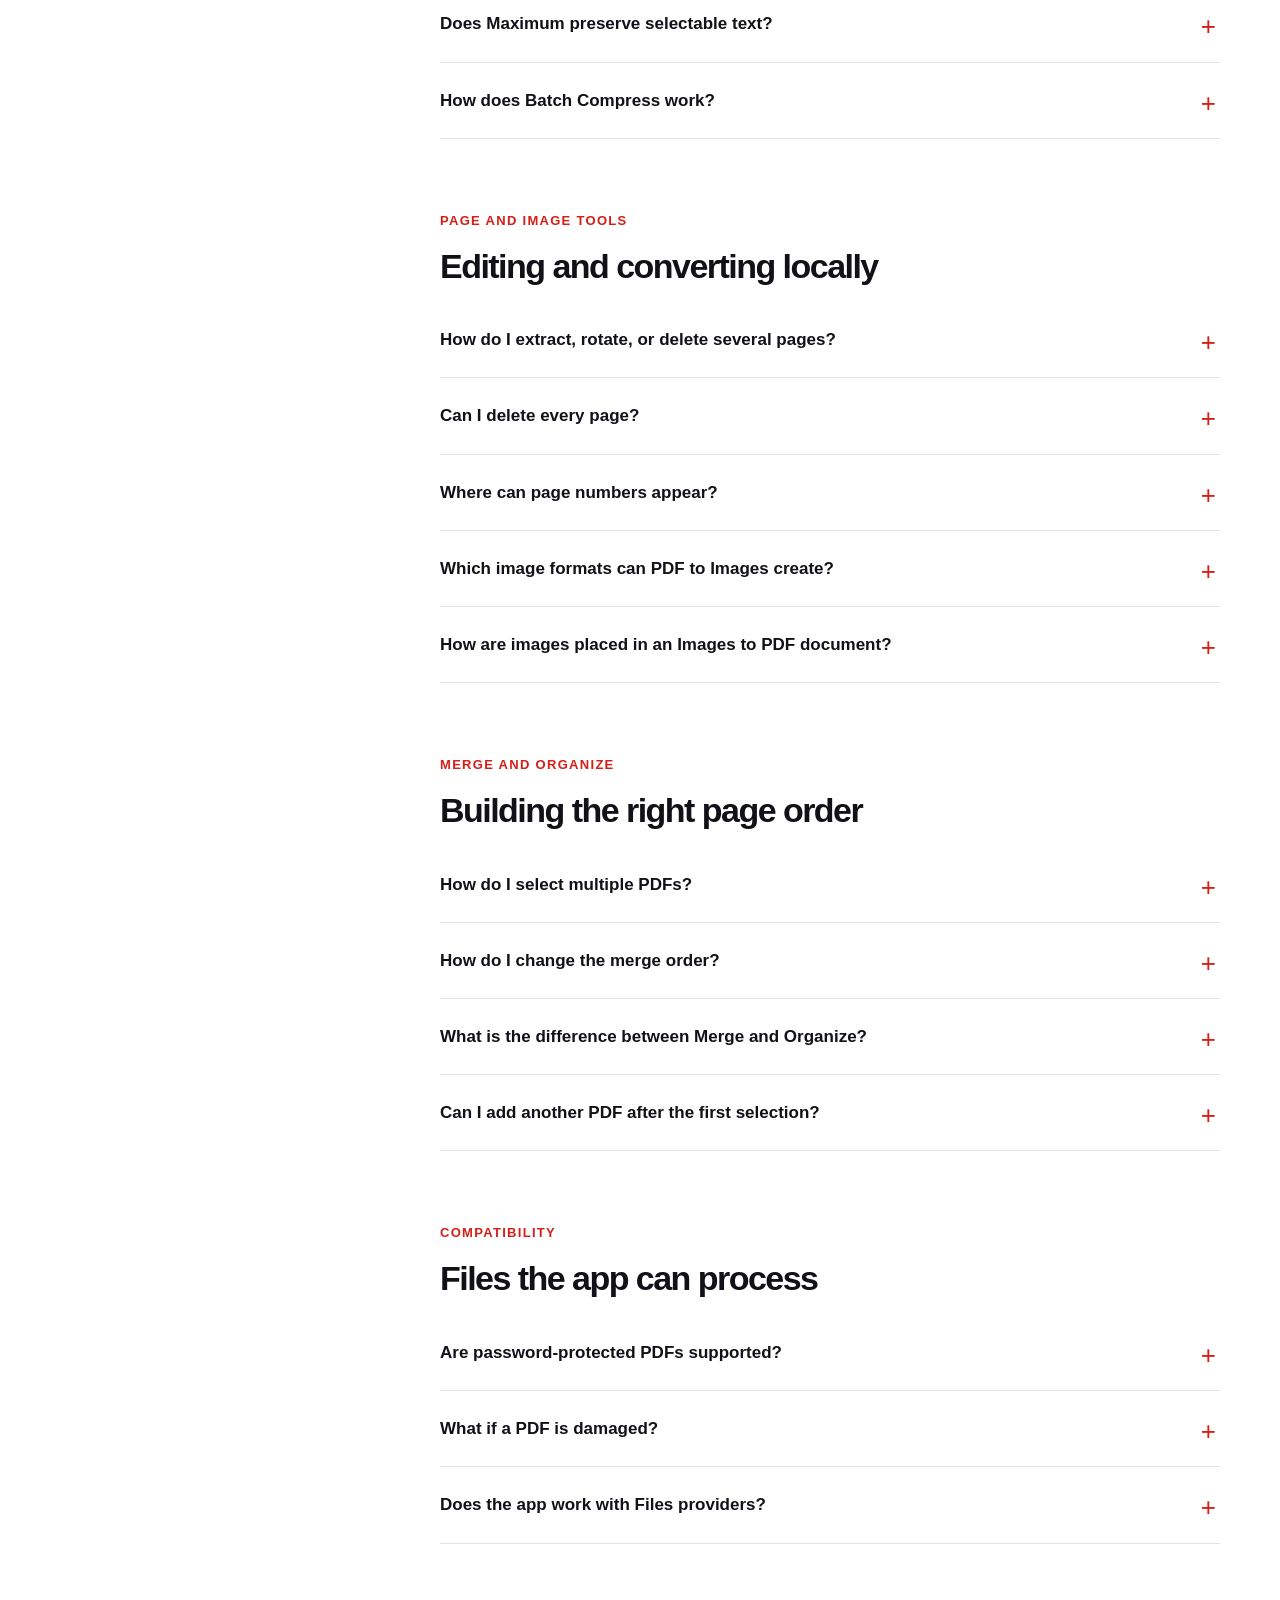
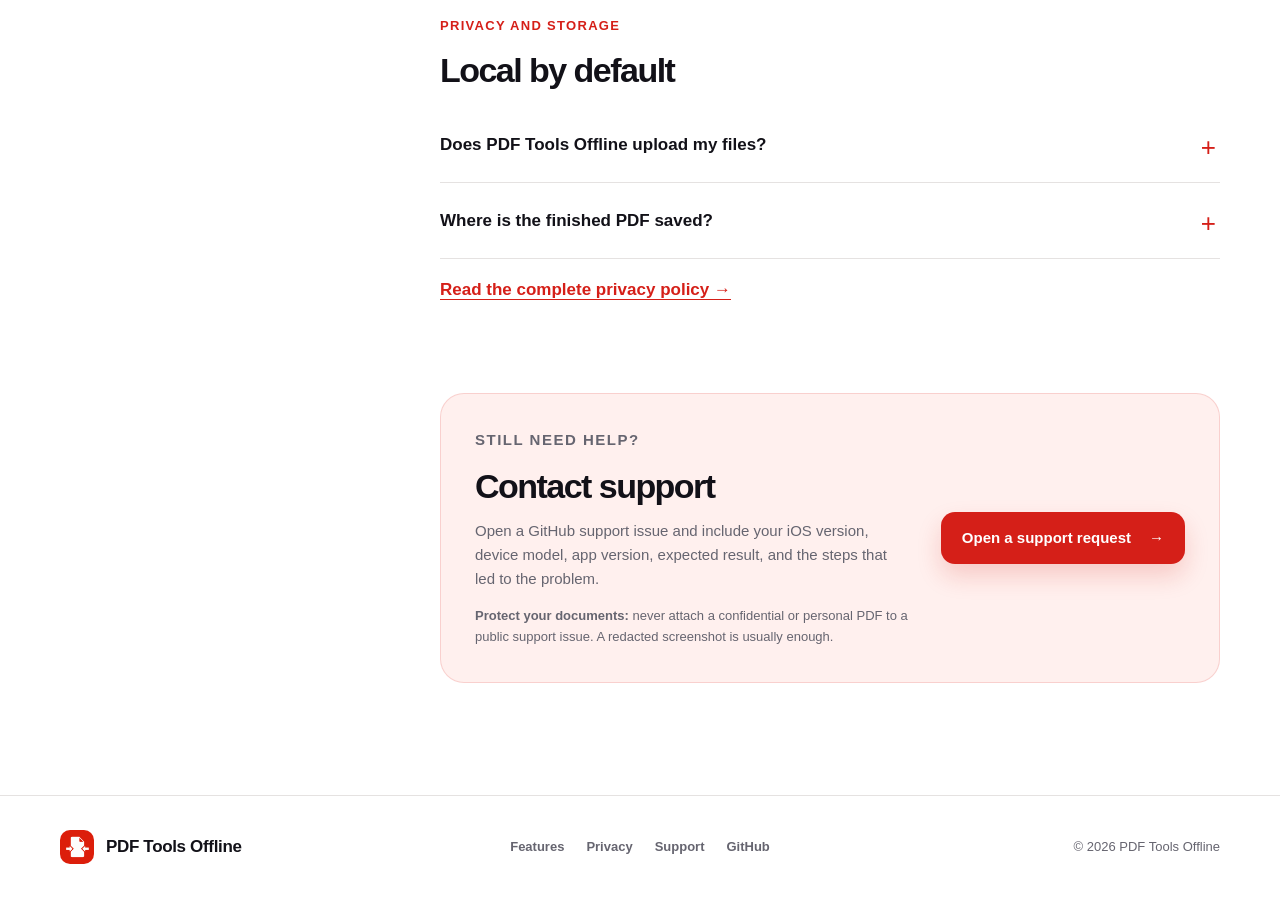
<file: docs/support.html>
<!doctype html>
<html lang="en">
<head>
  <meta charset="utf-8">
  <meta name="viewport" content="width=device-width, initial-scale=1, viewport-fit=cover">
  <meta name="color-scheme" content="light">
  <meta name="theme-color" content="#d51f18">
  <meta name="description" content="Help for PDF Tools Offline on iPhone and Mac, including compression, batch processing, page tools, image conversion, privacy, and file compatibility.">
  <link rel="canonical" href="https://edman01.github.io/pdf-tools-offline/support.html">
  <title>Support — PDF Tools Offline</title>
  <link rel="icon" href="assets/app-icon-web.png">
  <link rel="apple-touch-icon" href="assets/app-icon-web.png">
  <link rel="stylesheet" href="styles.css">
  <script src="script.js" defer></script>
</head>
<body>
  <a class="skip-link" href="#main">Skip to content</a>
  <header class="site-header">
    <div class="shell header-inner">
      <a class="brand" href="index.html" aria-label="PDF Tools Offline home">
        <img src="assets/app-icon-web.png" width="40" height="40" alt="">
        <span>PDF Tools Offline</span>
      </a>
      <button class="menu-button" type="button" aria-expanded="false" aria-controls="site-nav">
        <span class="sr-only">Open navigation</span>
        <span></span><span></span><span></span>
      </button>
      <nav id="site-nav" class="site-nav" aria-label="Primary navigation">
        <a href="index.html#features">Features</a>
        <a href="privacy.html">Privacy</a>
        <a href="support.html" aria-current="page">Support</a>
        <a href="https://github.com/edman01/pdf-tools-offline">GitHub</a>
      </nav>
    </div>
  </header>

  <main id="main">
    <section class="support-hero">
      <div class="shell support-hero-inner">
        <p class="eyebrow">Support</p>
        <h1>How can we help?</h1>
        <p>Quick answers for working with PDFs privately on your iPhone or Mac.</p>
      </div>
    </section>

    <section class="section support-section">
      <div class="shell">
        <div class="support-grid">
          <article class="support-card">
            <span aria-hidden="true">↘</span>
            <h2>Compression</h2>
            <p>Understand quality levels, output estimates, and why an already optimized PDF may not get smaller.</p>
            <a href="#compression">View answers <span aria-hidden="true">→</span></a>
          </article>
          <article class="support-card">
            <span aria-hidden="true">▱</span>
            <h2>Merge &amp; organize</h2>
            <p>Select multiple PDFs, set file order, and rearrange individual pages before export.</p>
            <a href="#merge">View answers <span aria-hidden="true">→</span></a>
          </article>
          <article class="support-card">
            <span aria-hidden="true">⊞</span>
            <h2>Page &amp; image tools</h2>
            <p>Extract, rotate, delete, or number pages, and convert between PDFs and images.</p>
            <a href="#tools">View answers <span aria-hidden="true">→</span></a>
          </article>
          <article class="support-card">
            <span aria-hidden="true">✓</span>
            <h2>Privacy &amp; files</h2>
            <p>Learn where working files are stored and what happens when you save or share a result.</p>
            <a href="#privacy">View answers <span aria-hidden="true">→</span></a>
          </article>
        </div>
      </div>
    </section>

    <section class="section support-answers">
      <div class="shell support-columns">
        <nav class="support-toc" aria-label="Support topics">
          <p>On this page</p>
          <a href="#compression">Compression</a>
          <a href="#merge">Merge and organize</a>
          <a href="#tools">Page and image tools</a>
          <a href="#compatibility">Compatibility</a>
          <a href="#privacy">Privacy and storage</a>
          <a href="#contact">Contact support</a>
        </nav>

        <div class="support-content">
          <section id="compression">
            <p class="eyebrow">Compression</p>
            <h2>Choosing a compression level</h2>
            <details open>
              <summary>Which level should I choose?</summary>
              <p><strong>Light</strong> prioritizes image quality. <strong>Balanced</strong> is the recommended starting point for most documents. <strong>Maximum</strong> makes the strongest size-reduction attempt by rendering each page as an image. If the original is already smaller, the app preserves it.</p>
            </details>
            <details>
              <summary>Why is the result nearly the same size?</summary>
              <p>The source may already be optimized or mostly contain efficient text and vector content. The app keeps the original when it cannot create a meaningfully smaller valid PDF.</p>
            </details>
            <details>
              <summary>Are estimated sizes guaranteed?</summary>
              <p>No. Estimates are planning ranges based on the original file and page count. Photos, scans, diagrams, and existing compression all affect the final size.</p>
            </details>
            <details>
              <summary>Does Maximum preserve selectable text?</summary>
              <p>Not necessarily. Maximum converts pages into images to reduce size. Use Light or Balanced when selectable text and vector detail are important.</p>
            </details>
            <details>
              <summary>How does Batch Compress work?</summary>
              <p>Open Batch Compress, select multiple PDFs, choose one quality level, and tap Compress. Each file stays separate, and all finished PDFs can be saved or shared together.</p>
            </details>
          </section>

          <section id="tools">
            <p class="eyebrow">Page and image tools</p>
            <h2>Editing and converting locally</h2>
            <details>
              <summary>How do I extract, rotate, or delete several pages?</summary>
              <p>Select a PDF, tap each page thumbnail you want to affect, and use the action button at the bottom. Select All and Clear make larger selections faster.</p>
            </details>
            <details>
              <summary>Can I delete every page?</summary>
              <p>No. The app keeps the action disabled when every page is selected, because a valid PDF must contain at least one page.</p>
            </details>
            <details>
              <summary>Where can page numbers appear?</summary>
              <p>Choose the starting number and place the footer at the bottom left, center, or right. Existing page content remains in place.</p>
            </details>
            <details>
              <summary>Which image formats can PDF to Images create?</summary>
              <p>Choose PNG for sharp text and document pages, or JPEG for smaller photo-heavy images. Every PDF page is exported as a separate image.</p>
            </details>
            <details>
              <summary>How are images placed in an Images to PDF document?</summary>
              <p>Each selected image becomes one page. The app uses portrait or landscape A4 automatically and preserves the image’s aspect ratio.</p>
            </details>
          </section>

          <section id="merge">
            <p class="eyebrow">Merge and organize</p>
            <h2>Building the right page order</h2>
            <details>
              <summary>How do I select multiple PDFs?</summary>
              <p>Open Merge PDFs, choose the file-selection action, select every document you want, and confirm. All selected PDFs appear in one list.</p>
            </details>
            <details>
              <summary>How do I change the merge order?</summary>
              <p>Use the reorder handle or move controls beside a file row. The list order is the exact order used in the finished PDF.</p>
            </details>
            <details>
              <summary>What is the difference between Merge and Organize?</summary>
              <p>Merge combines whole documents in file order. Organize opens individual page thumbnails so you can reorder or remove specific pages.</p>
            </details>
            <details>
              <summary>Can I add another PDF after the first selection?</summary>
              <p>Yes. Tap Add PDFs on the merge screen. Existing files remain in the list, and the newly selected files are added for you to reorder.</p>
            </details>
          </section>

          <section id="compatibility">
            <p class="eyebrow">Compatibility</p>
            <h2>Files the app can process</h2>
            <details>
              <summary>Are password-protected PDFs supported?</summary>
              <p>Not while locked. Remove the password in the source app, save an unlocked copy, and select that copy again.</p>
            </details>
            <details>
              <summary>What if a PDF is damaged?</summary>
              <p>The app stops the import and shows an error instead of creating an incomplete output. Try opening the file in another PDF reader and export a fresh copy.</p>
            </details>
            <details>
              <summary>Does the app work with Files providers?</summary>
              <p>Yes. You can select a PDF from locations made available through the Apple file picker. Availability depends on the provider and whether the file is accessible on the device.</p>
            </details>
          </section>

          <section id="privacy">
            <p class="eyebrow">Privacy and storage</p>
            <h2>Local by default</h2>
            <details>
              <summary>Does PDF Tools Offline upload my files?</summary>
              <p>No. PDF processing happens in the app’s local sandbox. The app has no upload service, account system, advertising, analytics SDK, or tracking SDK. Apple may provide opt-in, privacy-protected App Store diagnostics and aggregate analytics under your device settings.</p>
            </details>
            <details>
              <summary>Where is the finished PDF saved?</summary>
              <p>After processing, choose Save or Share on iPhone, or choose an export destination on Mac. The app never chooses a cloud or messaging destination for you.</p>
            </details>
            <p><a class="text-link" href="privacy.html">Read the complete privacy policy <span aria-hidden="true">→</span></a></p>
          </section>

          <section id="contact" class="contact-panel">
            <div>
              <p class="eyebrow">Still need help?</p>
              <h2>Contact support</h2>
              <p>Open a GitHub support issue and include your iOS version, device model, app version, expected result, and the steps that led to the problem.</p>
              <p class="privacy-warning"><strong>Protect your documents:</strong> never attach a confidential or personal PDF to a public support issue. A redacted screenshot is usually enough.</p>
            </div>
            <a class="button button-primary" href="https://github.com/edman01/pdf-tools-offline/issues/new?title=Support%20request%3A%20&amp;labels=support">Open a support request <span aria-hidden="true">→</span></a>
          </section>
        </div>
      </div>
    </section>
  </main>

  <footer class="site-footer">
    <div class="shell footer-grid">
      <a class="brand footer-brand" href="index.html">
        <img src="assets/app-icon-web.png" width="34" height="34" alt="">
        <span>PDF Tools Offline</span>
      </a>
      <nav aria-label="Footer navigation">
        <a href="index.html#features">Features</a>
        <a href="privacy.html">Privacy</a>
        <a href="support.html">Support</a>
        <a href="https://github.com/edman01/pdf-tools-offline">GitHub</a>
      </nav>
      <p>© <span data-current-year>2026</span> PDF Tools Offline</p>
    </div>
  </footer>
</body>
</html>
</file>
<file: docs/styles.css>
:root {
  --red: #d51f18;
  --red-dark: #ab1712;
  --red-soft: #fff0ee;
  --ink: #121118;
  --muted: #666570;
  --line: #e5e2e1;
  --paper: #ffffff;
  --wash: #faf8f7;
  --radius-sm: 14px;
  --radius-md: 24px;
  --radius-lg: 36px;
  --shadow: 0 20px 60px rgba(56, 28, 22, 0.09);
  --shell: min(1160px, calc(100vw - 40px));
}

* {
  box-sizing: border-box;
}

html {
  scroll-behavior: smooth;
  scroll-padding-top: calc(88px + env(safe-area-inset-top));
  -webkit-text-size-adjust: 100%;
}

body {
  margin: 0;
  color: var(--ink);
  background: var(--paper);
  font-family: -apple-system, BlinkMacSystemFont, "SF Pro Display", "Segoe UI", sans-serif;
  font-size: 17px;
  line-height: 1.6;
  text-rendering: optimizeLegibility;
  -webkit-font-smoothing: antialiased;
}

main,
section,
article,
aside,
nav,
div {
  min-width: 0;
}

img {
  display: block;
  height: auto;
  max-width: 100%;
}

a {
  color: inherit;
  text-decoration-thickness: 1px;
  text-underline-offset: 4px;
}

button,
a {
  -webkit-tap-highlight-color: rgba(213, 31, 24, 0.16);
  touch-action: manipulation;
}

.shell {
  width: var(--shell);
  margin-inline: auto;
}

.sr-only {
  position: absolute;
  width: 1px;
  height: 1px;
  padding: 0;
  margin: -1px;
  overflow: hidden;
  clip: rect(0, 0, 0, 0);
  white-space: nowrap;
  border: 0;
}

.skip-link {
  position: fixed;
  z-index: 1000;
  top: 10px;
  left: 10px;
  padding: 10px 14px;
  color: #fff;
  background: var(--ink);
  border-radius: 8px;
  transform: translateY(-150%);
}

.skip-link:focus {
  transform: translateY(0);
}

.site-header {
  position: sticky;
  z-index: 50;
  top: 0;
  padding-top: env(safe-area-inset-top);
  background: rgba(255, 255, 255, 0.92);
  border-bottom: 1px solid rgba(229, 226, 225, 0.8);
  backdrop-filter: blur(18px);
}

.header-inner {
  min-height: 76px;
  display: flex;
  align-items: center;
  justify-content: space-between;
  gap: 30px;
}

.brand {
  display: inline-flex;
  align-items: center;
  gap: 12px;
  color: var(--ink);
  font-weight: 750;
  letter-spacing: -0.02em;
  text-decoration: none;
}

.brand img {
  border-radius: 10px;
}

.site-nav {
  display: flex;
  align-items: center;
  gap: 32px;
}

.site-nav a {
  color: var(--muted);
  font-size: 15px;
  font-weight: 650;
  text-decoration: none;
}

.site-nav a:hover,
.site-nav a:focus-visible,
.site-nav a[aria-current="page"] {
  color: var(--red);
}

.menu-button {
  display: none;
  width: 44px;
  height: 44px;
  padding: 10px;
  border: 0;
  border-radius: 12px;
  background: var(--wash);
}

.menu-button span:not(.sr-only) {
  display: block;
  height: 2px;
  margin: 5px 0;
  background: var(--ink);
  border-radius: 2px;
  transform-origin: center;
  transition: opacity 160ms ease, transform 160ms ease;
}

.menu-button[aria-expanded="true"] span:nth-of-type(2) {
  transform: translateY(7px) rotate(45deg);
}

.menu-button[aria-expanded="true"] span:nth-of-type(3) {
  opacity: 0;
}

.menu-button[aria-expanded="true"] span:nth-of-type(4) {
  transform: translateY(-7px) rotate(-45deg);
}

.hero {
  overflow: hidden;
  padding: 104px 0 96px;
  background:
    linear-gradient(110deg, rgba(255, 240, 238, 0.7), rgba(255, 255, 255, 0) 42%),
    var(--paper);
}

.hero-grid {
  display: grid;
  grid-template-columns: minmax(0, 0.92fr) minmax(440px, 1.08fr);
  align-items: center;
  gap: 72px;
}

.eyebrow {
  margin: 0 0 16px;
  color: var(--red);
  font-size: 13px;
  font-weight: 800;
  letter-spacing: 0.1em;
  text-transform: uppercase;
}

.hero .eyebrow {
  display: inline-flex;
  align-items: center;
  gap: 10px;
}

.hero .eyebrow span {
  width: 8px;
  height: 8px;
  border-radius: 999px;
  background: var(--red);
  box-shadow: 0 0 0 5px var(--red-soft);
}

h1,
h2,
h3,
p {
  overflow-wrap: break-word;
}

h1,
h2,
h3 {
  margin-top: 0;
  line-height: 1.08;
  letter-spacing: -0.045em;
}

.hero h1 {
  max-width: 690px;
  margin-bottom: 26px;
  font-size: clamp(56px, 6.2vw, 88px);
}

.hero h1 em {
  color: var(--red);
  font-style: normal;
}

.hero-lead {
  max-width: 620px;
  margin: 0;
  color: var(--muted);
  font-size: 20px;
  line-height: 1.65;
}

.hero-actions {
  display: flex;
  flex-wrap: wrap;
  gap: 12px;
  margin-top: 34px;
}

.button {
  min-height: 52px;
  display: inline-flex;
  align-items: center;
  justify-content: center;
  gap: 18px;
  padding: 13px 20px;
  border: 1px solid transparent;
  border-radius: var(--radius-sm);
  font-size: 15px;
  font-weight: 750;
  text-decoration: none;
  transition: transform 160ms ease, background-color 160ms ease, border-color 160ms ease;
}

.button:hover {
  transform: translateY(-2px);
}

.button:active {
  transform: translateY(0) scale(0.985);
}

.button:focus-visible,
.menu-button:focus-visible,
.site-nav a:focus-visible,
.brand:focus-visible,
.text-link:focus-visible,
summary:focus-visible {
  outline: 3px solid rgba(213, 31, 24, 0.28);
  outline-offset: 4px;
}

.button-primary {
  color: #fff;
  background: var(--red);
  box-shadow: 0 12px 24px rgba(213, 31, 24, 0.18);
}

.button-primary:hover {
  background: var(--red-dark);
}

.button-secondary {
  color: var(--ink);
  background: #fff;
  border-color: var(--line);
}

.availability-label {
  min-height: 52px;
  display: inline-flex;
  align-items: center;
  padding: 13px 2px;
  color: var(--muted);
  font-size: 14px;
  font-weight: 700;
}

.trust-list {
  display: flex;
  flex-wrap: wrap;
  gap: 10px 24px;
  margin: 28px 0 0;
  padding: 0;
  color: var(--muted);
  font-size: 14px;
  font-weight: 650;
  list-style: none;
}

.trust-list li::before {
  content: "✓";
  margin-right: 8px;
  color: var(--red);
}

.hero-visual {
  position: relative;
  min-height: 660px;
}

.phone {
  position: absolute;
  overflow: hidden;
  width: 300px;
  padding: 8px;
  background: #151419;
  border: 1px solid rgba(18, 17, 24, 0.8);
  border-radius: 48px;
  box-shadow: 0 38px 80px rgba(35, 19, 15, 0.2);
}

.phone img {
  width: 100%;
  aspect-ratio: 603 / 1311;
  border-radius: 40px;
}

.phone-back {
  top: 5px;
  left: 5px;
  transform: rotate(-5deg);
}

.phone-front {
  right: 0;
  bottom: -48px;
  transform: rotate(4deg);
}

.privacy-chip {
  position: absolute;
  z-index: 4;
  right: 170px;
  bottom: 62px;
  display: flex;
  align-items: center;
  gap: 12px;
  padding: 13px 16px;
  background: #fff;
  border: 1px solid var(--line);
  border-radius: 18px;
  box-shadow: var(--shadow);
}

.privacy-chip .shield {
  display: grid;
  width: 34px;
  height: 34px;
  place-items: center;
  color: #fff;
  background: var(--red);
  border-radius: 10px 10px 14px 14px;
  font-weight: 900;
}

.privacy-chip span:last-child {
  display: grid;
}

.privacy-chip strong {
  font-size: 13px;
}

.privacy-chip small {
  color: var(--muted);
  font-size: 11px;
}

.proof-strip {
  background: var(--ink);
}

.proof-grid {
  display: grid;
  grid-template-columns: repeat(3, 1fr);
  color: #fff;
}

.proof-grid div {
  display: flex;
  align-items: baseline;
  justify-content: center;
  gap: 12px;
  padding: 28px;
  border-right: 1px solid rgba(255, 255, 255, 0.12);
}

.proof-grid div:last-child {
  border-right: 0;
}

.proof-grid strong {
  font-size: 28px;
}

.proof-grid span {
  color: rgba(255, 255, 255, 0.66);
  font-size: 14px;
}

.section {
  padding: 112px 0;
}

.section-heading {
  max-width: 720px;
  margin-bottom: 48px;
}

.section-heading h2,
.showcase h2,
.privacy-section h2,
.cta-card h2,
.support-hero h1,
.legal-aside h1 {
  margin-bottom: 18px;
  font-size: clamp(40px, 5vw, 64px);
}

.section-heading > p:last-child,
.showcase-copy > p,
.privacy-grid > div > p,
.support-hero p {
  margin: 0;
  color: var(--muted);
  font-size: 19px;
}

.feature-grid {
  display: grid;
  grid-template-columns: repeat(2, 1fr);
  gap: 18px;
}

.feature-card {
  position: relative;
  padding: 32px;
  background: var(--wash);
  border: 1px solid var(--line);
  border-radius: var(--radius-md);
}

.feature-card-accent {
  background: var(--red-soft);
  border-color: rgba(213, 31, 24, 0.18);
}

.feature-icon {
  display: grid;
  width: 54px;
  height: 54px;
  margin-bottom: 42px;
  place-items: center;
  color: var(--red);
  background: #fff;
  border: 1px solid rgba(213, 31, 24, 0.12);
  border-radius: 16px;
  font-size: 25px;
  font-weight: 800;
}

.feature-number {
  position: absolute;
  top: 32px;
  right: 32px;
  margin: 0;
  color: #a7a3a1;
  font-size: 12px;
  font-weight: 800;
  letter-spacing: 0.12em;
}

.feature-card h3 {
  margin-bottom: 14px;
  font-size: 28px;
}

.feature-card > p {
  color: var(--muted);
}

.feature-card ul {
  margin: 24px 0 0;
  padding: 22px 0 0;
  border-top: 1px solid rgba(18, 17, 24, 0.09);
  list-style: none;
}

.feature-card li {
  position: relative;
  padding: 5px 0 5px 24px;
  color: #44424a;
  font-size: 14px;
}

.feature-card li::before {
  content: "✓";
  position: absolute;
  left: 0;
  color: var(--red);
  font-weight: 900;
}

.showcase {
  overflow: hidden;
  background: var(--wash);
}

.showcase-grid {
  display: grid;
  grid-template-columns: 0.8fr 1.2fr;
  align-items: center;
  gap: 80px;
}

.tested-note {
  display: flex;
  gap: 14px;
  margin-top: 34px;
  padding-top: 26px;
  border-top: 1px solid var(--line);
}

.tested-note > span {
  flex: 0 0 auto;
  display: grid;
  width: 36px;
  height: 36px;
  place-items: center;
  color: #fff;
  background: var(--red);
  border-radius: 50%;
  font-weight: 900;
}

.tested-note p {
  margin: 0;
  color: var(--muted);
  font-size: 14px;
}

.tested-note strong {
  color: var(--ink);
}

.screenshot-pair {
  display: grid;
  grid-template-columns: repeat(2, minmax(0, 1fr));
  gap: 22px;
}

.screenshot-card {
  margin: 0;
}

.screenshot-card img {
  overflow: hidden;
  border: 8px solid #17161b;
  border-radius: 36px;
  box-shadow: var(--shadow);
}

.screenshot-card-offset {
  transform: translateY(56px);
}

.screenshot-card figcaption {
  padding: 14px 6px 0;
  color: var(--muted);
  font-size: 13px;
  text-align: center;
}

.settings-promo {
  overflow: hidden;
  background:
    radial-gradient(circle at 18% 30%, rgba(213, 31, 24, 0.08), transparent 32%),
    var(--paper);
}

.settings-promo-grid {
  display: grid;
  grid-template-columns: minmax(260px, 0.72fr) minmax(0, 1.28fr);
  align-items: center;
  gap: 100px;
}

.settings-screenshot {
  width: min(100%, 330px);
  justify-self: center;
}

.settings-promo-copy {
  max-width: 680px;
}

.settings-promo-copy h2 {
  margin-bottom: 20px;
  font-size: clamp(40px, 5vw, 64px);
}

.settings-promo-copy > p:not(.eyebrow) {
  margin: 0;
  color: var(--muted);
  font-size: 19px;
}

.settings-points {
  display: grid;
  gap: 0;
  margin: 34px 0 0;
  padding: 0;
  border-top: 1px solid var(--line);
  list-style: none;
}

.settings-points li {
  display: grid;
  grid-template-columns: minmax(160px, 0.7fr) 1fr;
  gap: 24px;
  padding: 18px 0;
  border-bottom: 1px solid var(--line);
}

.settings-points strong {
  color: var(--ink);
  font-size: 15px;
}

.settings-points span {
  color: var(--muted);
  font-size: 14px;
}

.privacy-section {
  color: #fff;
  background: var(--red);
}

.privacy-grid {
  display: grid;
  grid-template-columns: 0.9fr 1.1fr;
  align-items: start;
  gap: 80px;
}

.privacy-section h2 {
  margin-bottom: 0;
}

.privacy-grid > div > p {
  color: #fff;
}

.eyebrow-light {
  color: rgba(255, 255, 255, 0.95);
}

.text-link {
  color: var(--red);
  font-weight: 750;
}

.text-link-light {
  display: inline-block;
  margin-top: 24px;
  color: #fff;
}

.faq-list {
  border-top: 1px solid var(--line);
}

details {
  border-bottom: 1px solid var(--line);
}

summary {
  position: relative;
  padding: 24px 48px 24px 0;
  cursor: pointer;
  font-weight: 750;
  list-style: none;
}

summary::-webkit-details-marker {
  display: none;
}

summary::after {
  content: "+";
  position: absolute;
  top: 20px;
  right: 4px;
  color: var(--red);
  font-size: 26px;
  font-weight: 400;
}

details[open] summary::after {
  content: "−";
}

details p {
  max-width: 820px;
  margin: 0;
  padding: 0 48px 24px 0;
  color: var(--muted);
}

.cta-section {
  padding: 0 0 112px;
}

.cta-card {
  display: grid;
  grid-template-columns: auto 1fr auto;
  align-items: center;
  gap: 28px;
  padding: 42px;
  background: var(--red-soft);
  border: 1px solid rgba(213, 31, 24, 0.16);
  border-radius: var(--radius-lg);
}

.cta-card img {
  border-radius: 19px;
}

.cta-card h2 {
  max-width: 640px;
  margin: 0;
  font-size: clamp(32px, 4vw, 48px);
}

.cta-copy {
  max-width: 620px;
  margin: 12px 0 0;
  color: var(--muted);
  font-size: 15px;
}

.site-footer {
  padding: 34px 0;
  border-top: 1px solid var(--line);
}

.footer-grid {
  display: grid;
  grid-template-columns: 1fr auto 1fr;
  align-items: center;
  gap: 30px;
}

.site-footer nav {
  display: flex;
  gap: 22px;
}

.site-footer nav a {
  color: var(--muted);
  font-size: 13px;
  font-weight: 650;
  text-decoration: none;
}

.site-footer p {
  margin: 0;
  color: var(--muted);
  font-size: 13px;
  text-align: right;
}

.legal-main {
  padding: 88px 0 112px;
}

.legal-layout {
  display: grid;
  grid-template-columns: 270px minmax(0, 760px);
  justify-content: space-between;
  gap: 90px;
}

.legal-aside {
  position: sticky;
  top: 114px;
  align-self: start;
}

.legal-aside h1 {
  font-size: 42px;
}

.legal-aside > p:not(.eyebrow) {
  color: var(--muted);
  font-size: 13px;
}

.legal-aside nav {
  display: grid;
  gap: 7px;
  margin-top: 30px;
}

.legal-aside nav a {
  color: var(--muted);
  font-size: 14px;
  text-decoration: none;
}

.legal-aside nav a:hover {
  color: var(--red);
}

.legal-content section {
  padding: 0 0 54px;
  scroll-margin-top: 110px;
}

.legal-content h2,
.support-content h2 {
  margin-bottom: 18px;
  font-size: 34px;
}

.legal-content p {
  color: #4e4c55;
}

.privacy-summary {
  display: grid;
  grid-template-columns: repeat(3, 1fr);
  gap: 10px;
  margin-bottom: 32px;
}

.privacy-summary p {
  display: grid;
  gap: 5px;
  margin: 0;
  padding: 18px;
  background: var(--red-soft);
  border-radius: var(--radius-sm);
}

.privacy-summary strong {
  color: var(--red);
  font-size: 14px;
}

.privacy-summary span {
  color: var(--muted);
  font-size: 12px;
  line-height: 1.5;
}

.legal-callout {
  margin-top: 26px;
  padding: 24px;
  background: var(--wash);
  border-left: 4px solid var(--red);
  border-radius: 0 var(--radius-sm) var(--radius-sm) 0;
}

.legal-callout p {
  margin-bottom: 0;
}

.support-hero {
  padding: 96px 0 88px;
  background: var(--red-soft);
  border-bottom: 1px solid rgba(213, 31, 24, 0.1);
}

.support-hero-inner {
  max-width: 760px;
  text-align: center;
}

.error-page {
  min-height: 100vh;
  min-height: 100dvh;
  display: grid;
  place-items: center;
  padding-top: max(48px, env(safe-area-inset-top));
  padding-bottom: max(48px, env(safe-area-inset-bottom));
}

.error-icon {
  margin: 0 auto 28px;
  border-radius: 19px;
}

.error-action {
  margin-top: 30px;
}

.support-hero h1 {
  margin-bottom: 16px;
}

.support-section {
  padding-bottom: 40px;
}

.support-grid {
  display: grid;
  grid-template-columns: repeat(2, 1fr);
  gap: 18px;
}

.support-card {
  padding: 28px;
  background: #fff;
  border: 1px solid var(--line);
  border-radius: var(--radius-md);
  box-shadow: 0 12px 40px rgba(56, 28, 22, 0.05);
}

.support-card > span {
  display: grid;
  width: 50px;
  height: 50px;
  margin-bottom: 28px;
  place-items: center;
  color: var(--red);
  background: var(--red-soft);
  border-radius: 14px;
  font-size: 24px;
  font-weight: 800;
}

.support-card h2 {
  margin-bottom: 12px;
  font-size: 25px;
}

.support-card p {
  color: var(--muted);
  font-size: 15px;
}

.support-card a {
  display: inline-flex;
  align-items: center;
  gap: 6px;
  color: var(--red);
  font-size: 14px;
  font-weight: 750;
}

.support-answers {
  padding-top: 56px;
}

.support-columns {
  display: grid;
  grid-template-columns: 230px minmax(0, 780px);
  justify-content: space-between;
  gap: 70px;
}

.support-toc {
  position: sticky;
  top: 114px;
  align-self: start;
  display: grid;
  gap: 8px;
}

.support-toc p {
  margin: 0 0 8px;
  font-size: 13px;
  font-weight: 800;
  text-transform: uppercase;
}

.support-toc a {
  color: var(--muted);
  font-size: 14px;
  text-decoration: none;
}

.support-content > section {
  padding: 0 0 72px;
  scroll-margin-top: 110px;
}

.support-content details p {
  font-size: 15px;
}

.contact-panel {
  display: grid;
  grid-template-columns: 1fr auto;
  align-items: center;
  gap: 30px;
  padding: 34px !important;
  background: var(--red-soft);
  border: 1px solid rgba(213, 31, 24, 0.15);
  border-radius: var(--radius-md);
}

.contact-panel h2 {
  margin-bottom: 10px;
}

.contact-panel p {
  color: var(--muted);
  font-size: 15px;
}

.contact-panel .privacy-warning {
  margin-bottom: 0;
  font-size: 13px;
}

[aria-disabled="true"] {
  cursor: not-allowed;
  opacity: 0.58;
}

@media (max-width: 980px) {
  .hero {
    padding-top: 80px;
  }

  .hero-grid,
  .showcase-grid,
  .settings-promo-grid,
  .privacy-grid {
    grid-template-columns: 1fr;
  }

  .hero-grid {
    gap: 50px;
  }

  .hero-copy {
    max-width: 760px;
  }

  .hero-visual {
    width: min(620px, 100%);
    margin-inline: auto;
  }

  .feature-grid {
    grid-template-columns: 1fr;
  }

  .feature-card {
    padding-right: 110px;
  }

  .showcase-copy {
    max-width: 680px;
  }

  .settings-promo-grid {
    gap: 54px;
  }

  .settings-promo-copy {
    grid-row: 1;
  }

  .privacy-grid {
    gap: 30px;
  }

  .legal-layout,
  .support-columns {
    grid-template-columns: 1fr;
    gap: 50px;
  }

  .legal-aside,
  .support-toc {
    position: static;
  }

  .legal-aside nav,
  .support-toc {
    display: flex;
    flex-wrap: wrap;
    gap: 8px 18px;
  }

  .support-grid {
    grid-template-columns: 1fr;
  }
}

@media (max-width: 720px) {
  :root {
    --shell: min(100% - 32px, 1160px);
  }

  body {
    font-size: 16px;
  }

  .header-inner {
    min-height: 68px;
  }

  .brand {
    font-size: 14px;
  }

  .brand img {
    width: 34px;
    height: 34px;
  }

  .menu-button {
    display: block;
  }

  .site-nav {
    position: absolute;
    top: calc(68px + env(safe-area-inset-top));
    right: max(16px, env(safe-area-inset-right));
    left: max(16px, env(safe-area-inset-left));
    display: none;
    align-items: stretch;
    gap: 0;
    padding: 8px;
    max-height: calc(100dvh - 88px - env(safe-area-inset-top));
    overflow-y: auto;
    overscroll-behavior: contain;
    background: #fff;
    border: 1px solid var(--line);
    border-radius: 16px;
    box-shadow: var(--shadow);
  }

  .site-nav.is-open {
    display: grid;
  }

  .site-nav a {
    min-height: 48px;
    display: flex;
    align-items: center;
    padding: 10px 12px;
    border-radius: 10px;
  }

  .site-nav a:hover {
    background: var(--red-soft);
  }

  .hero {
    padding: 56px 0 68px;
  }

  .hero-grid {
    gap: 40px;
  }

  .hero h1 {
    margin-bottom: 22px;
    font-size: clamp(42px, 13vw, 58px);
  }

  .hero h1 br {
    display: none;
  }

  .hero h1 em::before {
    content: " ";
  }

  .hero-lead {
    font-size: 18px;
    line-height: 1.55;
  }

  .hero-actions {
    display: grid;
    gap: 8px;
    margin-top: 28px;
  }

  .hero-actions .button,
  .cta-card .button,
  .contact-panel .button,
  .error-action .button {
    width: 100%;
  }

  .availability-label {
    min-height: 40px;
    justify-content: center;
    padding: 6px 2px;
    text-align: center;
  }

  .hero-visual {
    min-height: 500px;
  }

  .phone {
    width: 235px;
    padding: 6px;
    border-radius: 38px;
  }

  .phone img {
    border-radius: 32px;
  }

  .phone-back {
    left: -14px;
  }

  .phone-front {
    right: -14px;
    bottom: -10px;
  }

  .privacy-chip {
    right: auto;
    bottom: 10px;
    left: 50%;
    width: min(222px, calc(100% - 20px));
    transform: translateX(-50%);
  }

  .proof-grid {
    grid-template-columns: 1fr;
  }

  .proof-grid div {
    justify-content: space-between;
    border-right: 0;
    border-bottom: 1px solid rgba(255, 255, 255, 0.12);
  }

  .proof-grid div:last-child {
    border-bottom: 0;
  }

  .section {
    padding: 76px 0;
  }

  .section-heading {
    margin-bottom: 36px;
  }

  .section-heading h2,
  .showcase h2,
  .settings-promo-copy h2,
  .privacy-section h2,
  .support-hero h1 {
    font-size: clamp(36px, 10vw, 42px);
  }

  .feature-card {
    padding: 26px;
  }

  .feature-icon {
    margin-bottom: 34px;
  }

  .screenshot-pair {
    grid-template-columns: 1fr;
    gap: 34px;
  }

  .screenshot-card {
    width: min(100%, 300px);
    margin-inline: auto;
  }

  .screenshot-card img {
    border-width: 5px;
    border-radius: 24px;
  }

  .screenshot-card-offset {
    transform: none;
  }

  .screenshot-card figcaption {
    padding-top: 12px;
    font-size: 14px;
  }

  .settings-screenshot {
    width: min(82%, 290px);
  }

  .settings-points li {
    grid-template-columns: 1fr;
    gap: 3px;
  }

  .cta-card,
  .contact-panel {
    grid-template-columns: 1fr;
    padding: 28px;
  }

  .cta-card img {
    width: 64px;
    height: 64px;
  }

  .footer-grid {
    grid-template-columns: 1fr;
    justify-items: start;
    gap: 18px;
  }

  .site-footer {
    padding-bottom: max(34px, env(safe-area-inset-bottom));
  }

  .site-footer nav {
    width: 100%;
    display: grid;
    grid-template-columns: repeat(2, minmax(0, 1fr));
    gap: 0 12px;
  }

  .site-footer nav a {
    min-height: 44px;
    display: flex;
    align-items: center;
  }

  .site-footer p {
    text-align: left;
  }

  .legal-main {
    padding: 56px 0 80px;
  }

  .legal-layout,
  .support-columns {
    gap: 42px;
  }

  .legal-aside nav,
  .support-toc {
    gap: 8px;
  }

  .legal-aside nav a,
  .support-toc a {
    min-height: 44px;
    display: inline-flex;
    align-items: center;
    padding: 8px 12px;
    background: var(--wash);
    border: 1px solid var(--line);
    border-radius: 999px;
  }

  .support-toc p {
    flex-basis: 100%;
  }

  .support-card a {
    min-height: 44px;
  }

  .legal-content section {
    padding-bottom: 46px;
  }

  .support-content > section {
    padding-bottom: 56px;
  }

  details p {
    padding-right: 0;
  }

  .privacy-summary {
    grid-template-columns: 1fr;
  }

  .support-hero {
    padding: 64px 0 60px;
  }
}

@media (max-width: 420px) {
  :root {
    --shell: min(100% - 28px, 1160px);
    --radius-md: 20px;
    --radius-lg: 24px;
  }

  .header-inner {
    min-height: 64px;
  }

  .site-nav {
    top: calc(64px + env(safe-area-inset-top));
  }

  .hero {
    padding: 48px 0 60px;
  }

  .hero h1 {
    font-size: clamp(40px, 12.5vw, 52px);
  }

  .hero-lead,
  .section-heading > p:last-child,
  .showcase-copy > p,
  .privacy-grid > div > p,
  .settings-promo-copy > p:not(.eyebrow),
  .support-hero p {
    font-size: 17px;
  }

  .eyebrow {
    font-size: 12px;
    letter-spacing: 0.08em;
  }

  .trust-list {
    gap: 8px 18px;
  }

  .hero-visual {
    min-height: 466px;
  }

  .phone {
    width: min(68vw, 218px);
    border-radius: 35px;
  }

  .phone img {
    border-radius: 29px;
  }

  .phone-back {
    left: -10px;
  }

  .phone-front {
    right: -10px;
  }

  .proof-grid div {
    padding: 22px 8px;
  }

  .section {
    padding: 64px 0;
  }

  .feature-card,
  .support-card,
  .cta-card,
  .contact-panel {
    padding: 22px;
  }

  .feature-icon {
    margin-bottom: 28px;
  }

  .feature-card h3,
  .support-card h2 {
    font-size: 25px;
  }

  .legal-aside h1 {
    font-size: 36px;
  }

  .legal-content h2,
  .support-content h2 {
    font-size: 29px;
  }

  summary {
    min-height: 64px;
    display: flex;
    align-items: center;
    padding: 18px 40px 18px 0;
  }

  summary::after {
    top: 16px;
  }

  .error-page {
    padding-top: max(40px, env(safe-area-inset-top));
    padding-bottom: max(40px, env(safe-area-inset-bottom));
  }
}

@media (hover: none), (pointer: coarse) {
  .button:hover {
    transform: none;
  }

  .button-primary:hover {
    background: var(--red);
  }
}

@media (prefers-reduced-motion: reduce) {
  *,
  *::before,
  *::after {
    scroll-behavior: auto !important;
    transition-duration: 0.01ms !important;
  }
}
</file>
